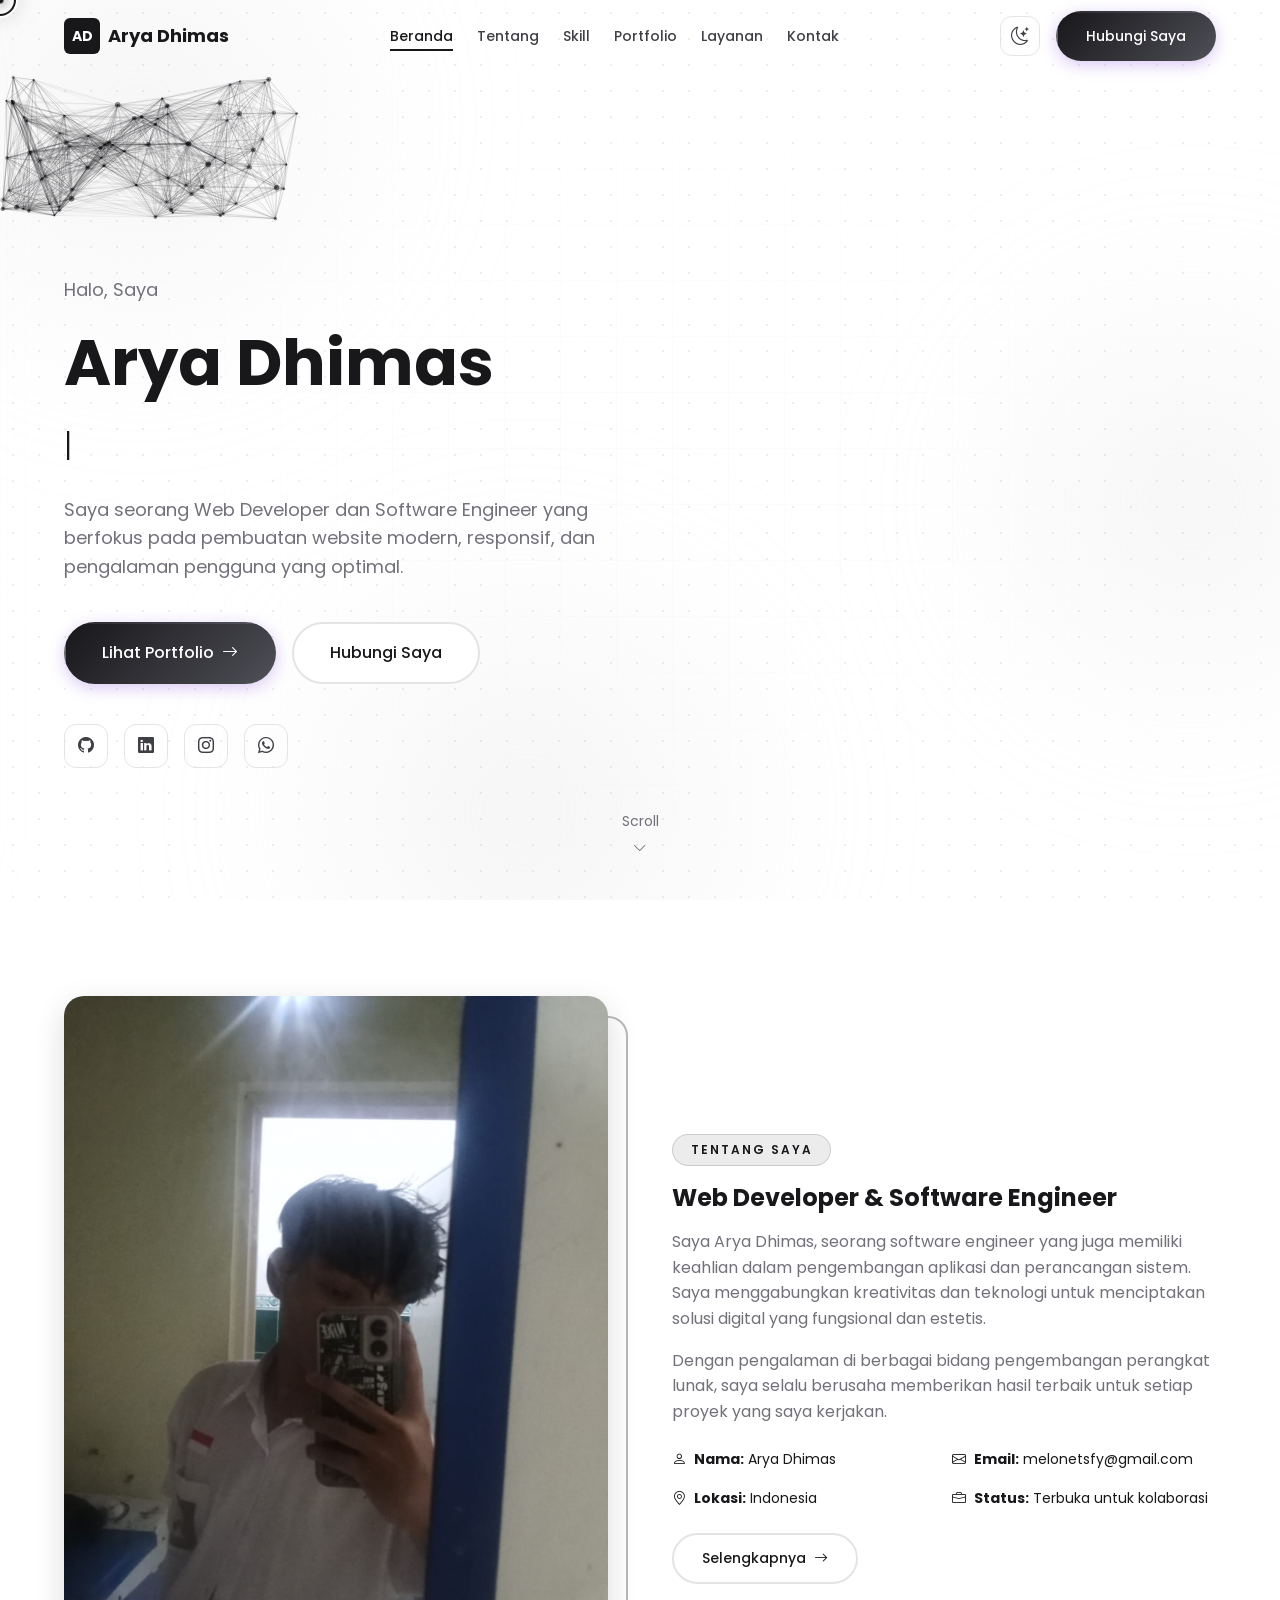
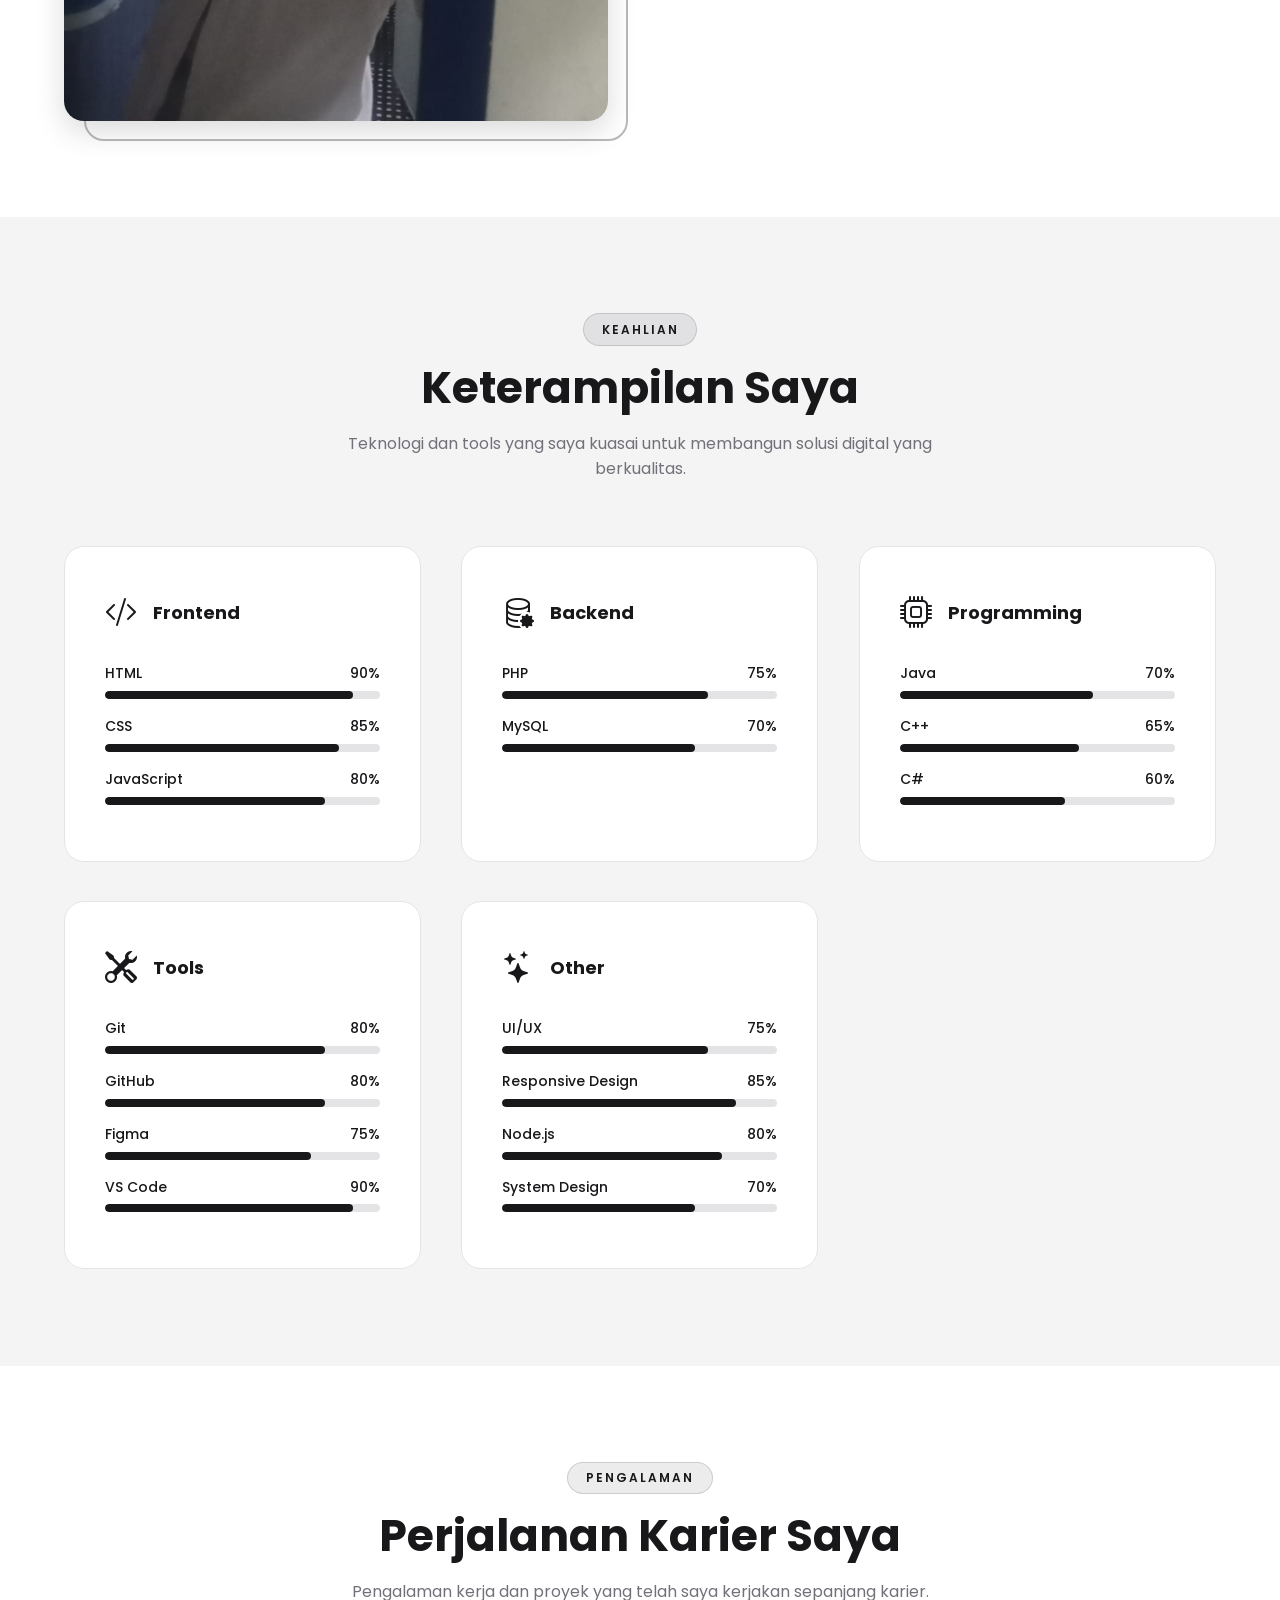
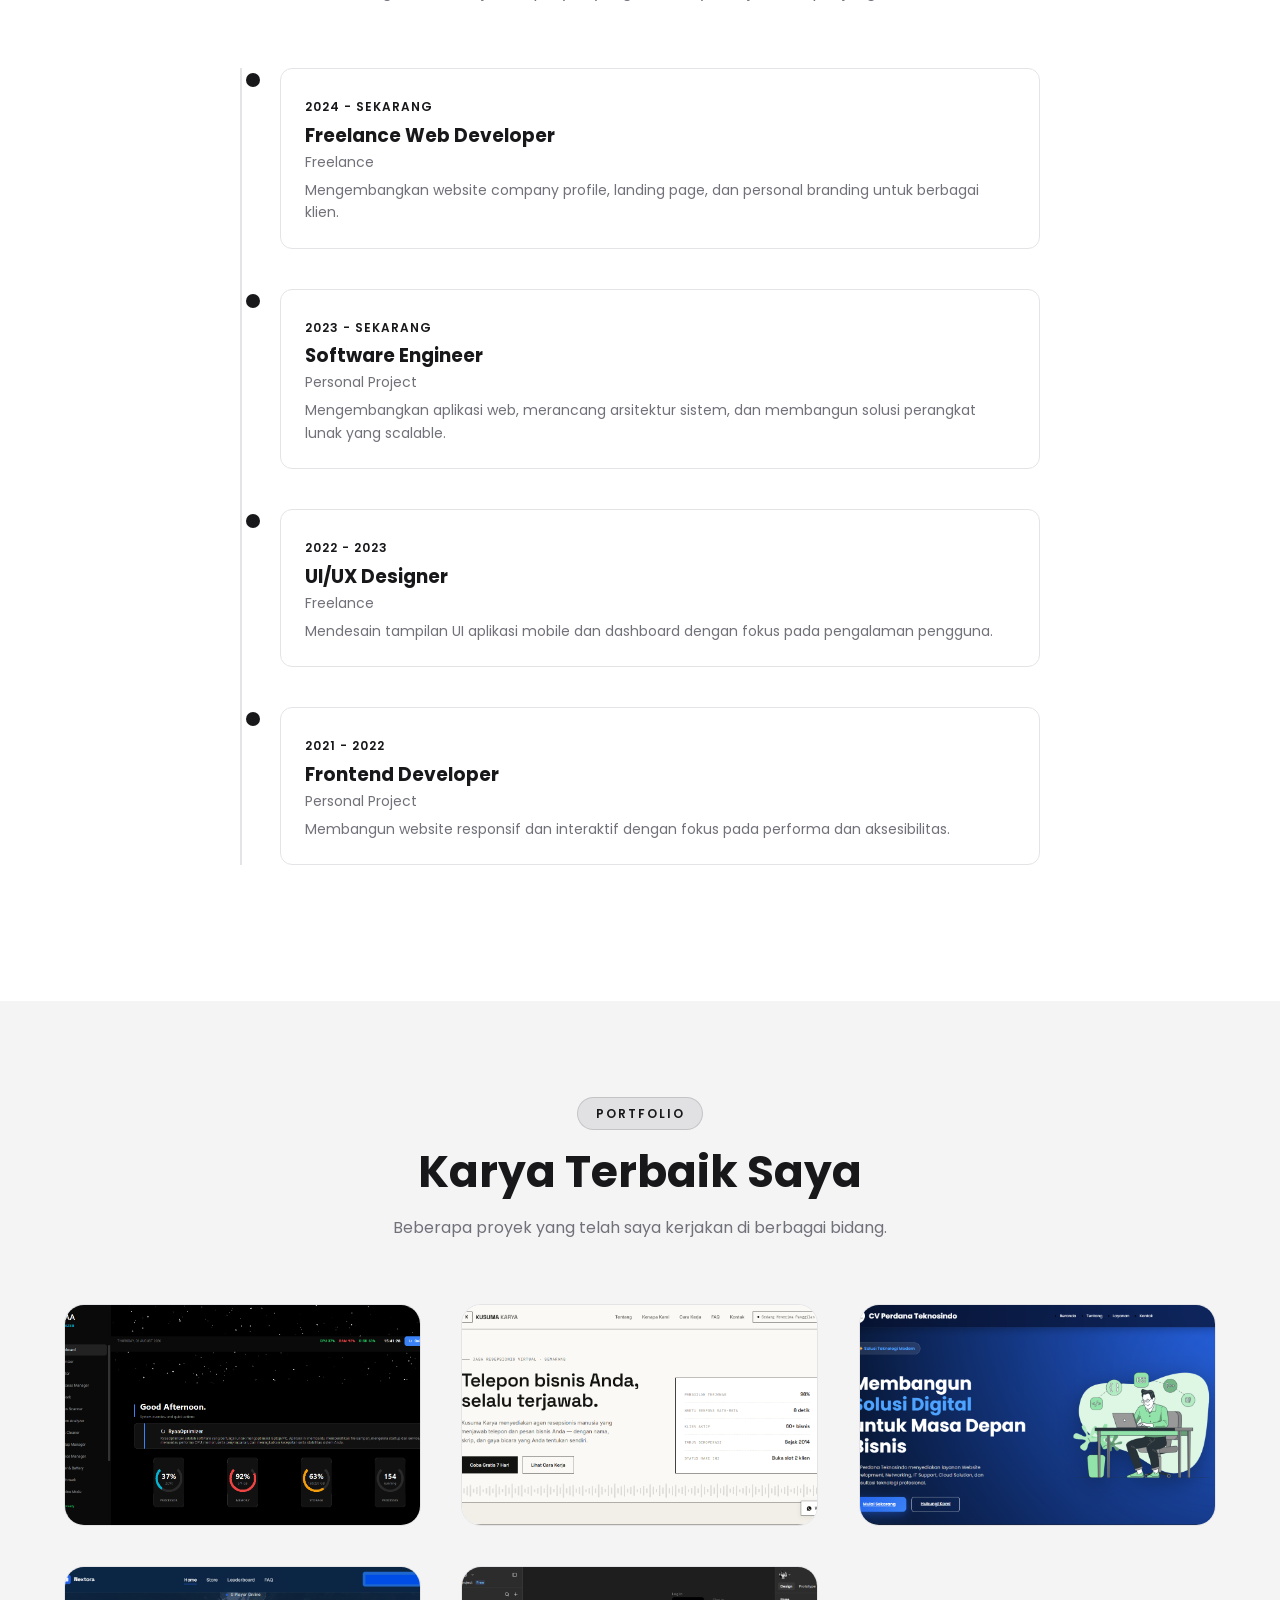
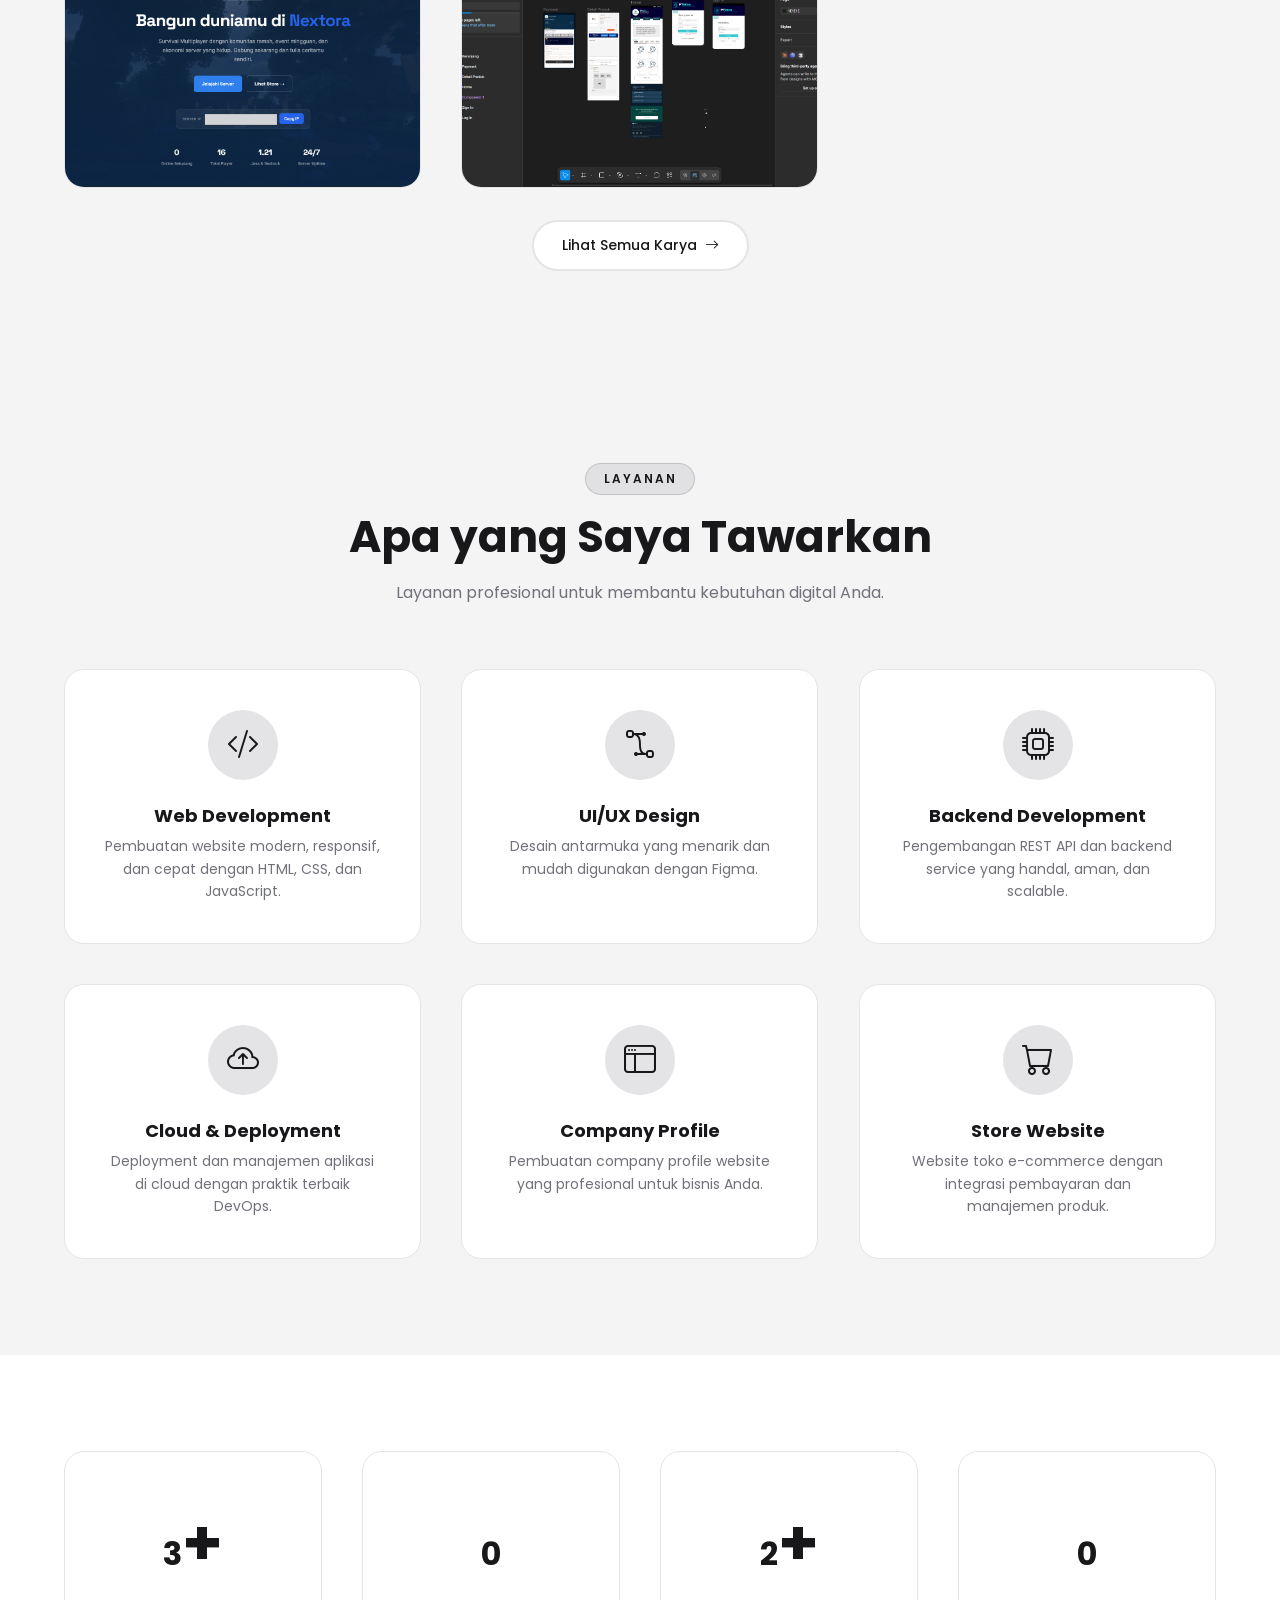
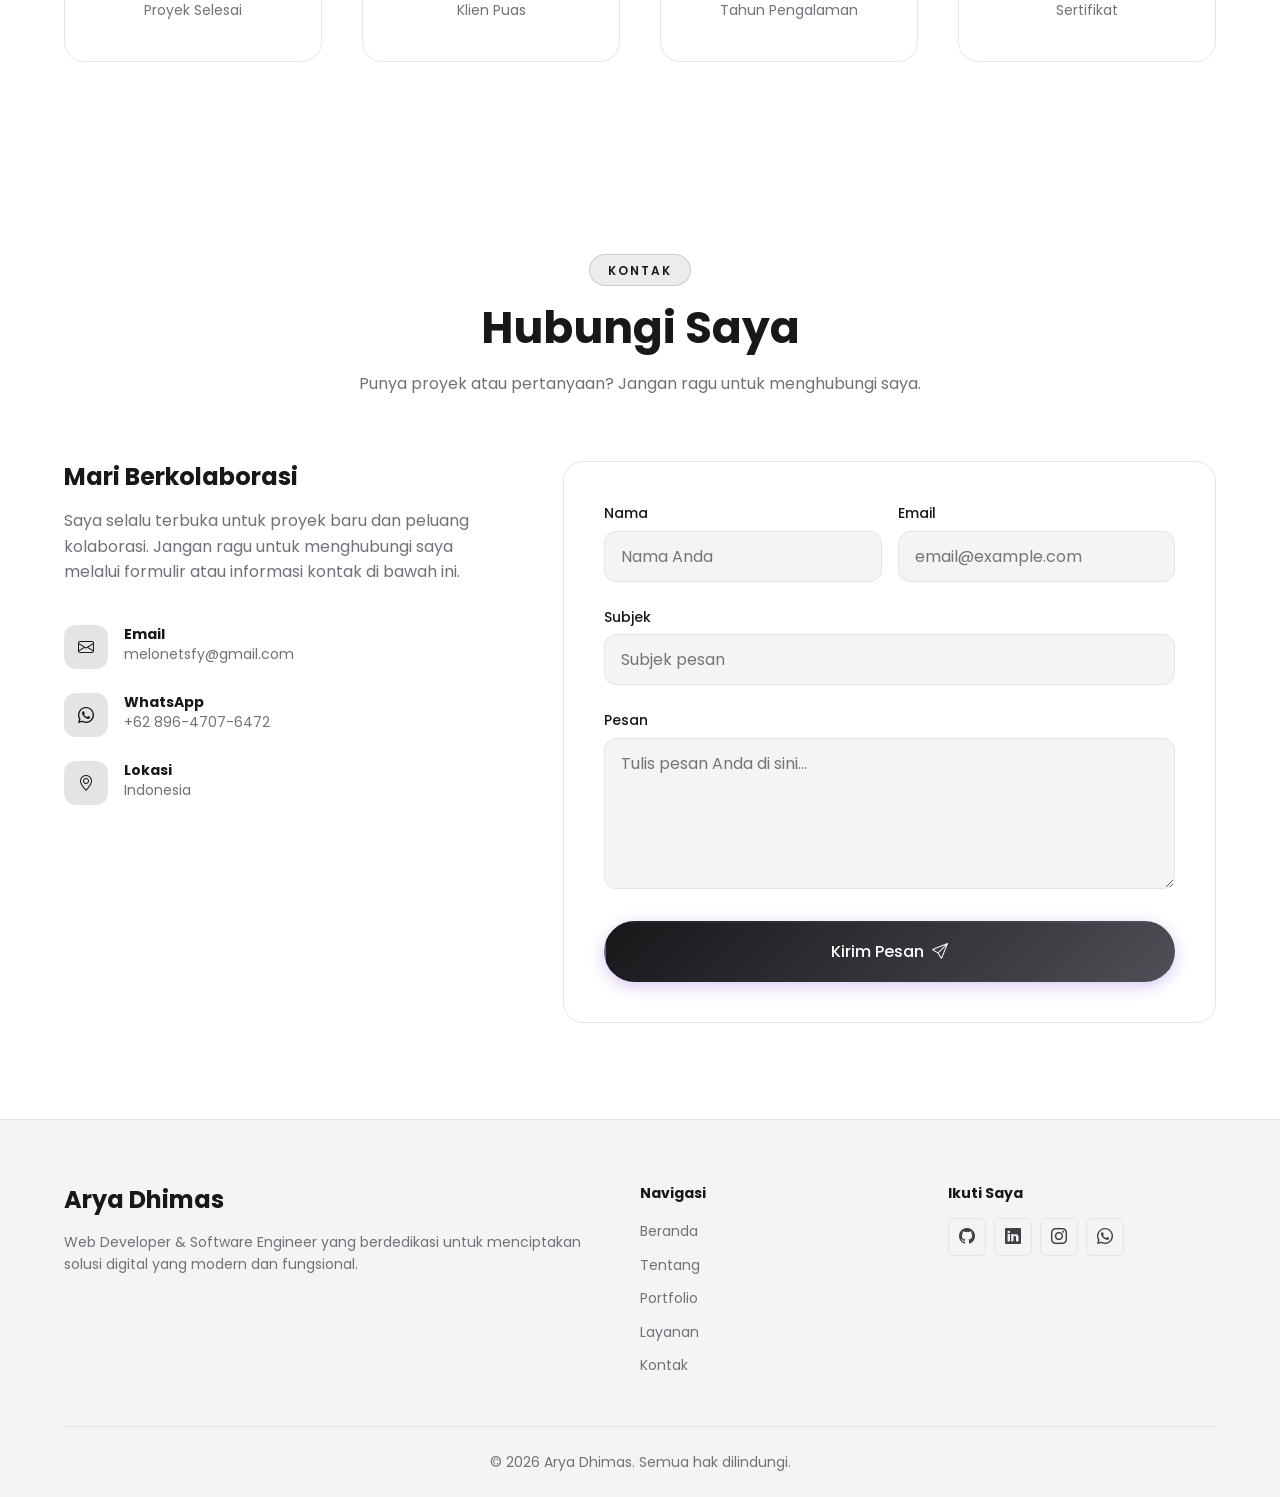
<file: index.html>
<!DOCTYPE html>
<html lang="id">
<head>
  <script>
    // Terapkan tema tersimpan SEBELUM render untuk mencegah flash
    (function () {
      try {
        if (localStorage.getItem('theme') === 'dark') {
document.documentElement.setAttribute('data-theme', 'dark');
        }
        // Sinkronkan ikon tombol tema
        function syncIcon() {
          var isDark = document.documentElement.getAttribute('data-theme') === 'dark';
          document.querySelectorAll('.navbar-toggle-theme i').forEach(function (icon) {
            icon.className = isDark ? 'bi bi-sun' : 'bi bi-moon-stars';
          });
        }
        document.addEventListener('DOMContentLoaded', syncIcon);
        document.addEventListener('themechange', syncIcon);
      } catch (e) {}
    })();
  </script>
  <meta charset="UTF-8" />
  <meta name="viewport" content="width=device-width, initial-scale=1.0, viewport-fit=cover" />
  <meta name="theme-color" content="#ffffff" media="(prefers-color-scheme: light)" />
  <meta name="theme-color" content="#09090b" media="(prefers-color-scheme: dark)" />
  <meta name="description" content="Portfolio personal Arya Dhimas - Web Developer dan Software Engineer" />
  <meta name="author" content="User" />
  <meta name="robots" content="index, follow" />
  <link rel="canonical" href="https://aryadhimas.dev/" />
  <title>User | Web Developer &amp; Software Engineer</title>

  <!-- Open Graph / Facebook -->
  <meta property="og:type" content="website" />
  <meta property="og:url" content="https://aryadhimas.dev/" />
  <meta property="og:title" content="User | Web Developer &amp; Software Engineer" />
  <meta property="og:description" content="Portfolio personal Arya Dhimas - Web Developer dan Software Engineer" />
  <meta property="og:image" content="https://aryadhimas.dev/assets/images/profile/Arya.jpeg" />
  <meta property="og:locale" content="id_ID" />

  <!-- Twitter Card -->
  <meta name="twitter:card" content="summary_large_image" />
  <meta name="twitter:title" content="Arya Dhimas | Web Developer &amp; Software Engineer" />
  <meta name="twitter:description" content="Portfolio personal Arya Dhimas - Web Developer dan Software Engineer" />
  <meta name="twitter:image" content="https://aryadhimas.dev/assets/images/profile/Arya.jpeg" />

  <!-- Favicon -->
  <link rel="icon" href="assets/icons/favicon.svg" type="image/svg+xml" />

  <!-- Google Fonts -->
  <link rel="preconnect" href="https://fonts.googleapis.com" />
  <link rel="preconnect" href="https://fonts.gstatic.com" crossorigin />
  <link href="https://fonts.googleapis.com/css2?family=Poppins:wght@300;400;500;600;700&family=Inter:wght@300;400;500;600&display=swap" rel="stylesheet" />

  <!-- Bootstrap Icons -->
  <link rel="stylesheet" href="https://cdn.jsdelivr.net/npm/bootstrap-icons@1.11.3/font/bootstrap-icons.min.css" />

  <!-- CSS -->
  <link rel="stylesheet" href="assets/css/variables.css" />
  <link rel="stylesheet" href="assets/css/style.css" />
  <link rel="stylesheet" href="assets/css/components.css" />
<link rel="stylesheet" href="assets/css/animation.css" />
  <link rel="stylesheet" href="assets/css/responsive.css" />
  <link rel="stylesheet" href="assets/css/background.css" />
  <script>
    // Jaring pengaman: tampilkan konten & sembunyikan loading screen
    // segera setelah 1 detik, independen dari DOMContentLoaded/CDN eksternal.
    setTimeout(function () {
      var l = document.getElementById('loading');
      if (l) { l.classList.add('hidden'); l.style.display = 'none'; }
      document.body.style.overflow = '';
    }, 1000);
  </script>

  <!-- JSON-LD: Person schema -->
  <script type="application/ld+json">
  {
    "@context": "https://schema.org",
    "@type": "Person",
    "name": "Arya Dhimas",
    "jobTitle": "Web Developer & Software Engineer",
    "email": "melonetsfy@gmail.com",
    "url": "https://aryadhimas.dev/",
    "sameAs": [
      "https://github.com/Aryaakk13",
      "https://www.linkedin.com/in/arya-dhimas-dwi-prayogo-1514a4422/",
      "https://www.instagram.com/melonetsfy/"
    ]
  }
  </script>
</head>
<body>

  <!-- Animated Background -->
  <div class="animated-bg" aria-hidden="true">
    <div class="orb orb-1"></div>
    <div class="orb orb-2"></div>
    <div class="orb orb-3"></div>
    <div class="bg-grid"></div>
    <div class="bg-dots"></div>
    <div class="bg-sweep"></div>
  </div>

  <!-- Reading Progress Bar -->
  <div class="reading-progress" id="reading-progress"></div>

  <!-- Loading -->
  <!-- Loading Component -->
  <div id="loading">
    <div class="loader-name">Arya Dhimas</div>
    <div class="loader-bar">
      <div class="loader-bar-fill"></div>
    </div>
  </div>

<!-- Custom Cursor -->
  <div class="custom-cursor"></div>
  <div class="custom-cursor-dot"></div>

  <!-- Navbar -->
  <!-- Navbar Component -->
  <nav class="navbar" id="navbar">
    <div class="container navbar-container">
      <a href="index.html" class="navbar-brand">
        <span class="navbar-brand-logo">AD</span>
        <span>Arya Dhimas</span>
      </a>
      <ul class="navbar-menu">
        <li><a href="index.html" class="navbar-link active" aria-current="page">Beranda</a></li>
        <li><a href="about.html" class="navbar-link">Tentang</a></li>
        <li><a href="skills.html" class="navbar-link">Skill</a></li>
        <li><a href="portfolio.html" class="navbar-link">Portfolio</a></li>
        <li><a href="services.html" class="navbar-link">Layanan</a></li>
        <li><a href="contact.html" class="navbar-link">Kontak</a></li>
      </ul>
<div class="navbar-actions">
        <button class="navbar-toggle-theme" aria-label="Toggle tema" title="Ganti tema">
          <i class="bi bi-moon-stars" aria-hidden="true"></i>
        </button>
        <a href="contact.html" class="btn btn-primary">Hubungi Saya</a>
        <button class="navbar-toggle" aria-label="Buka menu">
          <span></span><span></span><span></span>
        </button>
      </div>
    </div>
  </nav>
  <div class="navbar-mobile" id="navbar-mobile">
    <a href="index.html" class="navbar-link active" aria-current="page">Beranda</a>
    <a href="about.html" class="navbar-link">Tentang</a>
    <a href="skills.html" class="navbar-link">Skill</a>
    <a href="portfolio.html" class="navbar-link">Portfolio</a>
    <a href="services.html" class="navbar-link">Layanan</a>
    <a href="contact.html" class="navbar-link">Kontak</a>
    <a href="contact.html" class="btn btn-primary navbar-mobile-btn">Hubungi Saya</a>
  </div>

  <!-- Hero -->
  <section class="hero" id="hero">
    <canvas id="particles-canvas"></canvas>
    <div class="container">
      <div class="hero-content">
        <p class="hero-greeting hero-enter">Halo, Saya</p>
        <h1 class="hero-name hero-enter-delay-1">Arya Dhimas</h1>
        <div class="hero-typing hero-enter-delay-2">
          <span class="typing-text"></span><span class="typing-cursor">|</span>
        </div>
        <p class="hero-description hero-enter-delay-3">
          Saya seorang Web Developer dan Software Engineer yang
          berfokus pada pembuatan website modern, responsif, dan pengalaman
          pengguna yang optimal.
        </p>
        <div class="hero-actions hero-enter-delay-3">
          <a href="portfolio.html" class="btn btn-primary btn-lg">
            Lihat Portfolio <i class="bi bi-arrow-right" aria-hidden="true"></i>
          </a>
          <a href="contact.html" class="btn btn-outline btn-lg">Hubungi Saya</a>
        </div>
        <div class="hero-socials hero-enter-delay-3">
          <a href="https://github.com/Aryaakk13" aria-label="GitHub" target="_blank" rel="noopener noreferrer"><i class="bi bi-github" aria-hidden="true"></i></a>
          <a href="https://www.linkedin.com/in/arya-dhimas-dwi-prayogo-1514a4422/" aria-label="LinkedIn" target="_blank" rel="noopener noreferrer"><i class="bi bi-linkedin" aria-hidden="true"></i></a>
          <a href="https://www.instagram.com/melonetsfy/" aria-label="Instagram" target="_blank" rel="noopener noreferrer"><i class="bi bi-instagram" aria-hidden="true"></i></a>
          <a href="https://wa.me/6289647076472" aria-label="WhatsApp" target="_blank" rel="noopener noreferrer"><i class="bi bi-whatsapp" aria-hidden="true"></i></a>
        </div>
      </div>
    </div>
    <a href="#about" class="hero-scroll">
      <span>Scroll</span>
      <i class="bi bi-chevron-down" aria-hidden="true"></i>
    </a>
  </section>

  <!-- About -->
  <section class="section" id="about">
    <div class="container">
      <div class="about-grid">
        <div class="about-image reveal-left">
          <img src="assets/images/profile/Arya.jpeg" alt="Foto profil Arya Dhimas, Web Developer dan Software Engineer" loading="lazy" style="width:100%;height:auto;object-fit:cover;" />
        </div>
        <div class="about-text reveal-right">
          <span class="section-tag">Tentang Saya</span>
          <h3>Web Developer &amp; Software Engineer</h3>
          <p>
Saya Arya Dhimas, seorang software engineer yang juga memiliki
            keahlian dalam pengembangan aplikasi dan perancangan sistem. Saya menggabungkan
            kreativitas dan teknologi untuk menciptakan solusi digital
            yang fungsional dan estetis.
          </p>
          <p>
Dengan pengalaman di berbagai bidang pengembangan perangkat lunak,
            saya selalu berusaha memberikan hasil
            terbaik untuk setiap proyek yang saya kerjakan.
          </p>
          <div class="about-info">
            <div class="about-info-item">
              <i class="bi bi-person" aria-hidden="true"></i> <span><strong>Nama:</strong> Arya Dhimas</span>
            </div>
            <div class="about-info-item">
              <i class="bi bi-envelope" aria-hidden="true"></i> <span><strong>Email:</strong> melonetsfy@gmail.com</span>
            </div>
            <div class="about-info-item">
              <i class="bi bi-geo-alt" aria-hidden="true"></i> <span><strong>Lokasi:</strong> Indonesia</span>
            </div>
            <div class="about-info-item">
              <i class="bi bi-briefcase" aria-hidden="true"></i> <span><strong>Status:</strong> Terbuka untuk kolaborasi</span>
            </div>
          </div>
          <a href="about.html" class="btn btn-outline">Selengkapnya <i class="bi bi-arrow-right" aria-hidden="true"></i></a>
        </div>
      </div>
    </div>
  </section>

  <!-- Skills -->
  <section class="section section-alt" id="skills">
    <div class="container">
      <div class="section-header reveal">
        <span class="section-tag">Keahlian</span>
        <h2 class="section-title">Keterampilan Saya</h2>
        <p class="section-subtitle">
          Teknologi dan tools yang saya kuasai untuk membangun solusi digital yang berkualitas.
        </p>
      </div>

      <div class="skills-grid">
        <!-- Frontend -->
        <div class="skills-category reveal">
          <div class="skills-category-header">
            <i class="bi bi-code-slash" aria-hidden="true"></i>
            <h3>Frontend</h3>
          </div>
          <div class="skill-item">
            <div class="skill-item-header"><span>HTML</span><span>90%</span></div>
            <div class="skill-bar"><div class="skill-bar-fill" data-progress="90"></div></div>
          </div>
          <div class="skill-item">
            <div class="skill-item-header"><span>CSS</span><span>85%</span></div>
            <div class="skill-bar"><div class="skill-bar-fill" data-progress="85"></div></div>
          </div>
          <div class="skill-item">
            <div class="skill-item-header"><span>JavaScript</span><span>80%</span></div>
            <div class="skill-bar"><div class="skill-bar-fill" data-progress="80"></div></div>
          </div>
        </div>

        <!-- Backend -->
        <div class="skills-category reveal delay-1">
          <div class="skills-category-header">
            <i class="bi bi-database-gear" aria-hidden="true"></i>
            <h3>Backend</h3>
          </div>
          <div class="skill-item">
            <div class="skill-item-header"><span>PHP</span><span>75%</span></div>
            <div class="skill-bar"><div class="skill-bar-fill" data-progress="75"></div></div>
          </div>
          <div class="skill-item">
            <div class="skill-item-header"><span>MySQL</span><span>70%</span></div>
            <div class="skill-bar"><div class="skill-bar-fill" data-progress="70"></div></div>
          </div>
        </div>

        <!-- Programming -->
        <div class="skills-category reveal delay-2">
          <div class="skills-category-header">
            <i class="bi bi-cpu" aria-hidden="true"></i>
            <h3>Programming</h3>
          </div>
          <div class="skill-item">
            <div class="skill-item-header"><span>Java</span><span>70%</span></div>
            <div class="skill-bar"><div class="skill-bar-fill" data-progress="70"></div></div>
          </div>
          <div class="skill-item">
            <div class="skill-item-header"><span>C++</span><span>65%</span></div>
            <div class="skill-bar"><div class="skill-bar-fill" data-progress="65"></div></div>
          </div>
          <div class="skill-item">
            <div class="skill-item-header"><span>C#</span><span>60%</span></div>
            <div class="skill-bar"><div class="skill-bar-fill" data-progress="60"></div></div>
          </div>
        </div>

        <!-- Tools -->
        <div class="skills-category reveal delay-3">
          <div class="skills-category-header">
            <i class="bi bi-tools" aria-hidden="true"></i>
            <h3>Tools</h3>
          </div>
          <div class="skill-item">
            <div class="skill-item-header"><span>Git</span><span>80%</span></div>
            <div class="skill-bar"><div class="skill-bar-fill" data-progress="80"></div></div>
          </div>
          <div class="skill-item">
            <div class="skill-item-header"><span>GitHub</span><span>80%</span></div>
            <div class="skill-bar"><div class="skill-bar-fill" data-progress="80"></div></div>
          </div>
          <div class="skill-item">
            <div class="skill-item-header"><span>Figma</span><span>75%</span></div>
            <div class="skill-bar"><div class="skill-bar-fill" data-progress="75"></div></div>
          </div>
          <div class="skill-item">
            <div class="skill-item-header"><span>VS Code</span><span>90%</span></div>
            <div class="skill-bar"><div class="skill-bar-fill" data-progress="90"></div></div>
          </div>
        </div>

        <!-- Other -->
        <div class="skills-category reveal delay-4">
          <div class="skills-category-header">
            <i class="bi bi-stars" aria-hidden="true"></i>
            <h3>Other</h3>
          </div>
          <div class="skill-item">
            <div class="skill-item-header"><span>UI/UX</span><span>75%</span></div>
            <div class="skill-bar"><div class="skill-bar-fill" data-progress="75"></div></div>
          </div>
          <div class="skill-item">
            <div class="skill-item-header"><span>Responsive Design</span><span>85%</span></div>
            <div class="skill-bar"><div class="skill-bar-fill" data-progress="85"></div></div>
          </div>
<div class="skill-item">
            <div class="skill-item-header"><span>Node.js</span><span>80%</span></div>
            <div class="skill-bar"><div class="skill-bar-fill" data-progress="80"></div></div>
          </div>
          <div class="skill-item">
            <div class="skill-item-header"><span>System Design</span><span>70%</span></div>
            <div class="skill-bar"><div class="skill-bar-fill" data-progress="70"></div></div>
          </div>
        </div>
      </div>
    </div>
  </section>

  <!-- Experience -->
  <section class="section" id="experience">
    <div class="container">
      <div class="section-header reveal">
        <span class="section-tag">Pengalaman</span>
        <h2 class="section-title">Perjalanan Karier Saya</h2>
        <p class="section-subtitle">Pengalaman kerja dan proyek yang telah saya kerjakan sepanjang karier.</p>
      </div>

      <div class="timeline">
        <div class="timeline-item reveal-left">
          <div class="timeline-dot"></div>
          <div class="timeline-content">
            <span class="timeline-date">2024 - Sekarang</span>
            <h3>Freelance Web Developer</h3>
            <h4>Freelance</h4>
            <p>Mengembangkan website company profile, landing page, dan personal branding untuk berbagai klien.</p>
          </div>
        </div>
        <div class="timeline-item reveal-left delay-1">
          <div class="timeline-dot"></div>
          <div class="timeline-content">
<span class="timeline-date">2023 - Sekarang</span>
            <h3>Software Engineer</h3>
            <h4>Personal Project</h4>
            <p>Mengembangkan aplikasi web, merancang arsitektur sistem, dan membangun solusi perangkat lunak yang scalable.</p>
          </div>
        </div>
        <div class="timeline-item reveal-left delay-2">
          <div class="timeline-dot"></div>
          <div class="timeline-content">
            <span class="timeline-date">2022 - 2023</span>
            <h3>UI/UX Designer</h3>
            <h4>Freelance</h4>
            <p>Mendesain tampilan UI aplikasi mobile dan dashboard dengan fokus pada pengalaman pengguna.</p>
          </div>
        </div>
        <div class="timeline-item reveal-left delay-3">
          <div class="timeline-dot"></div>
          <div class="timeline-content">
            <span class="timeline-date">2021 - 2022</span>
            <h3>Frontend Developer</h3>
            <h4>Personal Project</h4>
            <p>Membangun website responsif dan interaktif dengan fokus pada performa dan aksesibilitas.</p>
          </div>
        </div>
      </div>
    </div>
  </section>

  <!-- Portfolio -->
  <section class="section section-alt" id="portfolio">
    <div class="container">
      <div class="section-header reveal">
        <span class="section-tag">Portfolio</span>
        <h2 class="section-title">Karya Terbaik Saya</h2>
        <p class="section-subtitle">Beberapa proyek yang telah saya kerjakan di berbagai bidang.</p>
      </div>

<!-- Grid Portfolio -->
      <div class="portfolio-grid">
        <div class="portfolio-card reveal-zoom" data-category="website">
          <img src="assets/images/project/p1.png" alt="Tangkapan layar aplikasi Optimizer Laptop / PC" loading="lazy" />
          <div class="portfolio-overlay">
            <h3>Optimizer Laptop / PC</h3>
            <p>Membantu mengoptimalkan Laptop / PC anda</p>
            <div class="portfolio-tags">
              <span>Python</span><span>PyQt</span><span>HTML</span><span>TeX</span>
            </div>
          </div>
        </div>
        <div class="portfolio-card reveal-zoom delay-1" data-category="website">
          <img src="assets/images/project/p2.png" alt="Tangkapan layar website Resepsionis Virtual Semarang" loading="lazy" />
          <div class="portfolio-overlay">
            <h3>Website Resepsionis Virtual</h3>
            <p>Mengenalkan jasa Resepsionis Virtual - Semarang</p>
            <div class="portfolio-tags">
              <span>HTML</span><span>CSS</span><span>JavaScript</span>
            </div>
          </div>
        </div>
<div class="portfolio-card reveal-zoom delay-2" data-category="software">
          <img src="assets/images/project/p3.png" alt="Tangkapan layar website IT Solutions" loading="lazy" />
          <div class="portfolio-overlay">
            <h3>Website IT Solutions</h3>
            <p>Menyediakan layanan Website Development, Networking, IT Support, Cloud Solution, dan konsultasi teknologi profesional.</p>
            <div class="portfolio-tags">
              <span>HTML</span><span>CSS</span><span>JavaScript</span>
            </div>
          </div>
        </div>
        <div class="portfolio-card reveal-zoom" data-category="software">
          <img src="assets/images/project/p4.png" alt="Tangkapan layar website Community Store" loading="lazy" />
          <div class="portfolio-overlay">
            <h3>Community Store</h3>
            <p>Menyediakan layanan Server Multiplayer, Store In-game, Leaderboard, dan komunitas aktif dengan event mingguan.</p>
            <div class="portfolio-tags">
              <span>HTML</span><span>CSS</span><span>JavaScript</span><span>TypeScript</span>
            </div>
          </div>
        </div>
<div class="portfolio-card reveal-zoom delay-1" data-category="ui">
          <img src="assets/images/project/p5.png" alt="Tangkapan layar desain UI aplikasi mobile" loading="lazy" />
          <div class="portfolio-overlay">
            <h3>Mobile App UI Design</h3>
            <p>Desain UI aplikasi mobile modern dengan Figma.</p>
            <div class="portfolio-tags">
              <span>Figma</span><span>UI/UX</span>
            </div>
          </div>
        </div>
      </div>

      <div class="text-center" style="margin-top: 2rem;">
        <a href="portfolio.html" class="btn btn-outline">Lihat Semua Karya <i class="bi bi-arrow-right" aria-hidden="true"></i></a>
      </div>
    </div>
  </section>

  <!-- Services -->
  <section class="section section-alt" id="services">
    <div class="container">
      <div class="section-header reveal">
        <span class="section-tag">Layanan</span>
        <h2 class="section-title">Apa yang Saya Tawarkan</h2>
        <p class="section-subtitle">Layanan profesional untuk membantu kebutuhan digital Anda.</p>
      </div>
      <div class="services-grid">
        <div class="service-card reveal">
          <div class="service-icon"><i class="bi bi-code-slash" aria-hidden="true"></i></div>
          <h3>Web Development</h3>
          <p>Pembuatan website modern, responsif, dan cepat dengan HTML, CSS, dan JavaScript.</p>
        </div>
        <div class="service-card reveal delay-1">
          <div class="service-icon"><i class="bi bi-bezier2" aria-hidden="true"></i></div>
          <h3>UI/UX Design</h3>
          <p>Desain antarmuka yang menarik dan mudah digunakan dengan Figma.</p>
        </div>
<div class="service-card reveal delay-2">
          <div class="service-icon"><i class="bi bi-cpu" aria-hidden="true"></i></div>
          <h3>Backend Development</h3>
          <p>Pengembangan REST API dan backend service yang handal, aman, dan scalable.</p>
        </div>
        <div class="service-card reveal delay-3">
          <div class="service-icon"><i class="bi bi-cloud-arrow-up" aria-hidden="true"></i></div>
          <h3>Cloud &amp; Deployment</h3>
          <p>Deployment dan manajemen aplikasi di cloud dengan praktik terbaik DevOps.</p>
        </div>
        <div class="service-card reveal delay-4">
          <div class="service-icon"><i class="bi bi-window-sidebar" aria-hidden="true"></i></div>
          <h3>Company Profile</h3>
          <p>Pembuatan company profile website yang profesional untuk bisnis Anda.</p>
        </div>
        <div class="service-card reveal delay-5">
          <div class="service-icon"><i class="bi bi-cart" aria-hidden="true"></i></div>
<h3>Store Website</h3>
          <p>Website toko e-commerce dengan integrasi pembayaran dan manajemen produk.</p>
        </div>
      </div>
    </div>
  </section>

  <!-- Statistics -->
  <section class="section" id="statistics">
    <div class="container">
      <div class="statistics-grid">
        <div class="stat-item reveal">
          <div class="stat-number"><span data-counter="5">0</span>+</div>
          <div class="stat-label">Proyek Selesai</div>
        </div>
        <div class="stat-item reveal delay-1">
          <div class="stat-number"><span data-counter="0">0</span></div>
          <div class="stat-label">Klien Puas</div>
        </div>
        <div class="stat-item reveal delay-2">
          <div class="stat-number"><span data-counter="3">0</span>+</div>
          <div class="stat-label">Tahun Pengalaman</div>
        </div>
        <div class="stat-item reveal delay-3">
          <div class="stat-number"><span data-counter="0">0</span></div>
          <div class="stat-label">Sertifikat</div>
        </div>
      </div>
    </div>
  </section>

  <!-- Contact -->
  <section class="section" id="contact">
    <div class="container">
      <div class="section-header reveal">
        <span class="section-tag">Kontak</span>
        <h2 class="section-title">Hubungi Saya</h2>
        <p class="section-subtitle">Punya proyek atau pertanyaan? Jangan ragu untuk menghubungi saya.</p>
      </div>

      <div class="contact-grid">
        <!-- Info Kontak -->
        <div class="contact-info reveal-left">
          <h3>Mari Berkolaborasi</h3>
          <p>
            Saya selalu terbuka untuk proyek baru dan peluang kolaborasi.
            Jangan ragu untuk menghubungi saya melalui formulir atau
            informasi kontak di bawah ini.
          </p>
          <div class="contact-item">
            <i class="bi bi-envelope" aria-hidden="true"></i>
            <div>
              <h4>Email</h4>
              <p>melonetsfy@gmail.com</p>
            </div>
          </div>
          <div class="contact-item">
            <i class="bi bi-whatsapp" aria-hidden="true"></i>
            <div>
              <h4>WhatsApp</h4>
              <p>+62 896-4707-6472</p>
            </div>
          </div>
          <div class="contact-item">
            <i class="bi bi-geo-alt" aria-hidden="true"></i>
            <div>
              <h4>Lokasi</h4>
              <p>Indonesia</p>
            </div>
          </div>
        </div>

        <!-- Form Kontak -->
        <form class="contact-form reveal-right" id="contact-form" novalidate>
          <div class="form-status" role="status" aria-live="polite"></div>
          <div class="form-row">
            <div class="form-group">
              <label for="name">Nama</label>
              <input type="text" id="name" name="name" placeholder="Nama Anda" autocomplete="name" required minlength="2" />
            </div>
            <div class="form-group">
              <label for="email">Email</label>
              <input type="email" id="email" name="email" placeholder="email@example.com" autocomplete="email" required />
            </div>
          </div>
          <div class="form-group">
            <label for="subject">Subjek</label>
            <input type="text" id="subject" name="subject" placeholder="Subjek pesan" required minlength="3" />
          </div>
          <div class="form-group">
            <label for="message">Pesan</label>
            <textarea id="message" name="message" placeholder="Tulis pesan Anda di sini..." required minlength="10" rows="5"></textarea>
          </div>
          <button type="submit" class="btn btn-primary btn-lg" style="width: 100%;">
            Kirim Pesan <i class="bi bi-send" aria-hidden="true"></i>
          </button>
        </form>
      </div>
    </div>
  </section>

  <!-- Footer -->
  <footer class="footer">
    <div class="container">
      <div class="footer-grid">
        <div class="footer-brand">
          <h3>Arya Dhimas</h3>
          <p>
Web Developer &amp; Software Engineer yang berdedikasi
            untuk menciptakan solusi digital yang modern dan fungsional.
          </p>
        </div>
        <div class="footer-links">
          <h4>Navigasi</h4>
          <ul>
            <li><a href="index.html">Beranda</a></li>
            <li><a href="about.html">Tentang</a></li>
            <li><a href="portfolio.html">Portfolio</a></li>
            <li><a href="services.html">Layanan</a></li>
            <li><a href="contact.html">Kontak</a></li>
          </ul>
        </div>
        <div class="footer-social">
          <h4>Ikuti Saya</h4>
          <div class="footer-social-icons">
            <a href="https://github.com/Aryaakk13" aria-label="GitHub" target="_blank" rel="noopener noreferrer"><i class="bi bi-github" aria-hidden="true"></i></a>
            <a href="https://www.linkedin.com/in/arya-dhimas-dwi-prayogo-1514a4422/" aria-label="LinkedIn" target="_blank" rel="noopener noreferrer"><i class="bi bi-linkedin" aria-hidden="true"></i></a>
            <a href="https://www.instagram.com/melonetsfy/" aria-label="Instagram" target="_blank" rel="noopener noreferrer"><i class="bi bi-instagram" aria-hidden="true"></i></a>
            <a href="https://wa.me/6289647076472" aria-label="WhatsApp" target="_blank" rel="noopener noreferrer"><i class="bi bi-whatsapp" aria-hidden="true"></i></a>
          </div>
        </div>
      </div>
      <div class="footer-bottom">
        <p>&copy; <span id="year"></span> Arya Dhimas. Semua hak dilindungi.</p>
      </div>
    </div>
  </footer>

  <!-- Back To Top -->
  <button id="back-to-top" aria-label="Kembali ke atas">
    <i class="bi bi-arrow-up" aria-hidden="true"></i>
  </button>

  <!-- Scripts -->
  <script src="assets/js/main.js"></script>
  <script src="assets/js/navbar.js"></script>
  <script src="assets/js/typing.js"></script>
  <script src="assets/js/particles.js"></script>
  <script src="assets/js/scroll.js"></script>
<script src="assets/js/theme.js"></script>
  <script src="assets/js/cursor.js"></script>
  <script src="assets/js/features.js"></script>
  <script>
    // Set tahun otomatis di footer
    document.getElementById('year').textContent = new Date().getFullYear();
    // Inisialisasi fitur tambahan
    if (typeof initFeatures === 'function') initFeatures();
  </script>
</body>
</html>
</file>
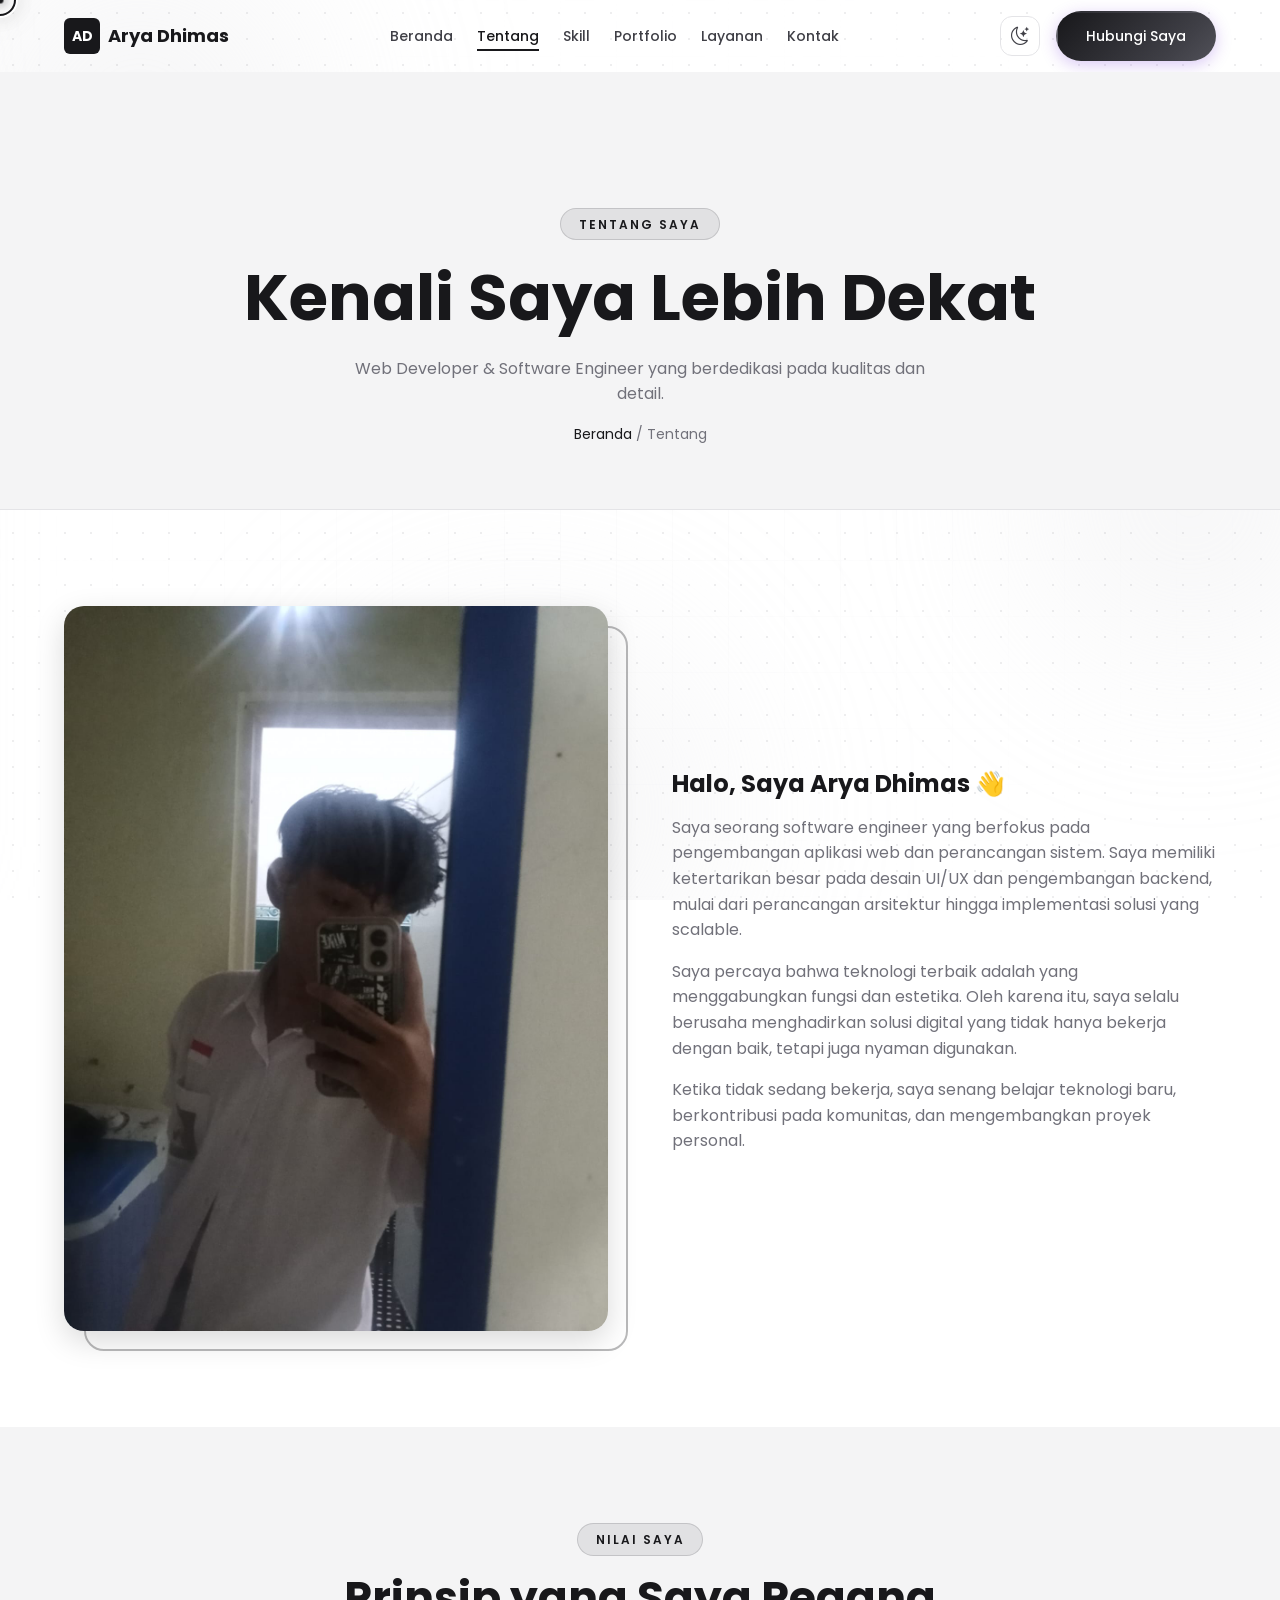
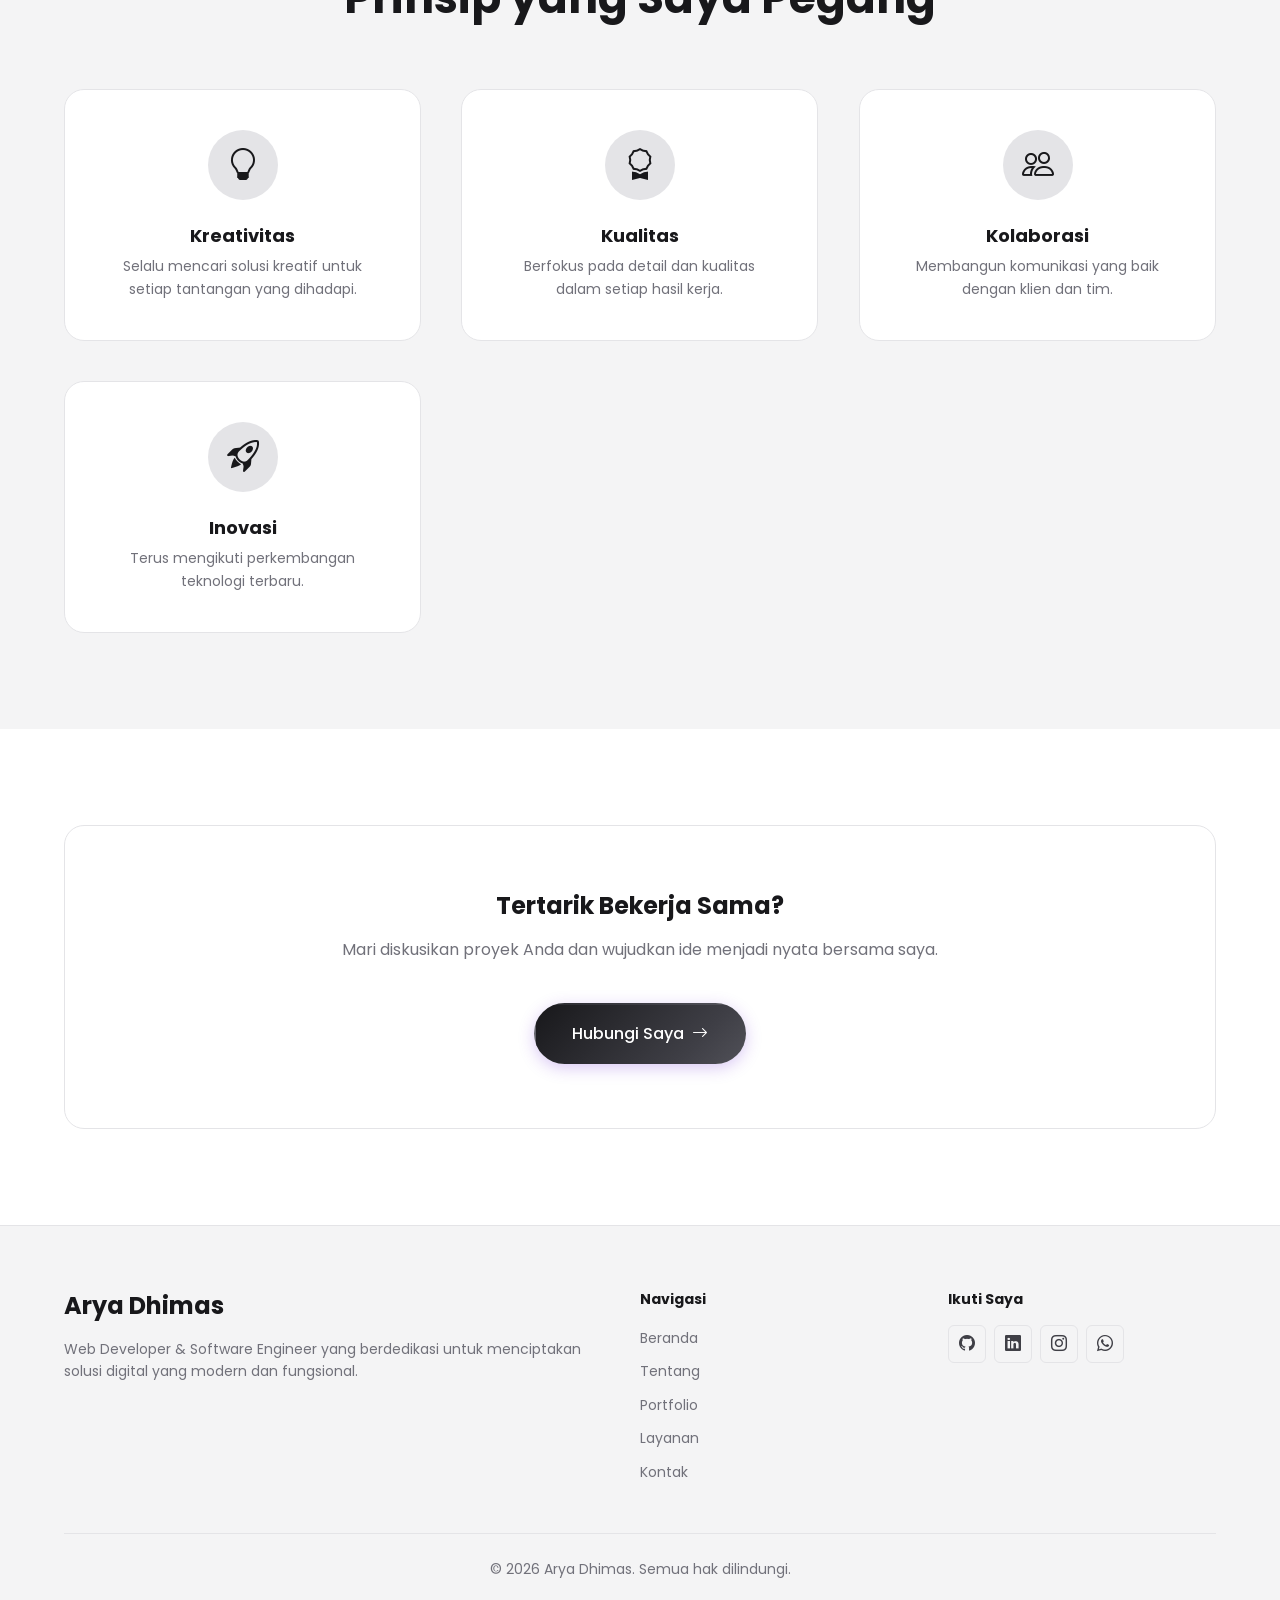
<file: about.html>
<!DOCTYPE html>
<html lang="id">
<head>
  <script>
    // Terapkan tema tersimpan SEBELUM render untuk mencegah flash
    (function () {
      try {
        if (localStorage.getItem('theme') === 'dark') {
          document.documentElement.setAttribute('data-theme', 'dark');
        }
        function syncIcon() {
          var isDark = document.documentElement.getAttribute('data-theme') === 'dark';
          document.querySelectorAll('.navbar-toggle-theme i').forEach(function (icon) {
            icon.className = isDark ? 'bi bi-sun' : 'bi bi-moon-stars';
          });
        }
        document.addEventListener('DOMContentLoaded', syncIcon);
        document.addEventListener('themechange', syncIcon);
      } catch (e) {}
    })();
  </script>
  <meta charset="UTF-8" />
  <meta name="viewport" content="width=device-width, initial-scale=1.0" />
<meta name="description" content="Tentang Arya Dhimas - Web Developer dan Software Engineer" />
  <meta name="author" content="Arya Dhimas" />
  <title>Tentang Saya | Arya Dhimas</title>

  <link rel="icon" href="assets/icons/favicon.svg" type="image/svg+xml" />
  <link rel="preconnect" href="https://fonts.googleapis.com" />
  <link rel="preconnect" href="https://fonts.gstatic.com" crossorigin />
  <link href="https://fonts.googleapis.com/css2?family=Poppins:wght@300;400;500;600;700&family=Inter:wght@300;400;500;600&display=swap" rel="stylesheet" />
  <link rel="stylesheet" href="https://cdn.jsdelivr.net/npm/bootstrap-icons@1.11.3/font/bootstrap-icons.min.css" />

  <link rel="stylesheet" href="assets/css/variables.css" />
  <link rel="stylesheet" href="assets/css/style.css" />
  <link rel="stylesheet" href="assets/css/components.css" />
<link rel="stylesheet" href="assets/css/animation.css" />
  <link rel="stylesheet" href="assets/css/responsive.css" />
  <link rel="stylesheet" href="assets/css/background.css" />
  <script>
    // Jaring pengaman: tampilkan konten & sembunyikan loading screen
    // segera setelah 1 detik, independen dari DOMContentLoaded/CDN eksternal.
    setTimeout(function () {
      document.querySelectorAll('.reveal, .reveal-left, .reveal-right, .reveal-zoom')
        .forEach(function (e) { e.classList.add('active'); });
      var l = document.getElementById('loading');
      if (l) { l.classList.add('hidden'); l.style.display = 'none'; }
      document.body.style.overflow = '';
    }, 1000);
  </script>
</head>
<body>

  <!-- Animated Background -->
  <div class="animated-bg" aria-hidden="true">
    <div class="orb orb-1"></div>
    <div class="orb orb-2"></div>
    <div class="orb orb-3"></div>
    <div class="bg-grid"></div>
    <div class="bg-dots"></div>
    <div class="bg-sweep"></div>
  </div>

  <!-- Reading Progress Bar -->
  <div class="reading-progress" id="reading-progress"></div>

  <!-- Loading -->
  <div id="loading">
    <div class="loader-name">Arya Dhimas</div>
    <div class="loader-bar"><div class="loader-bar-fill"></div></div>
  </div>

<!-- Custom Cursor -->
  <div class="custom-cursor"></div>
  <div class="custom-cursor-dot"></div>

  <!-- Navbar -->
  <nav class="navbar" id="navbar">
    <div class="container navbar-container">
      <a href="index.html" class="navbar-brand">
        <span class="navbar-brand-logo">AD</span>
        <span>Arya Dhimas</span>
      </a>
      <ul class="navbar-menu">
        <li><a href="index.html" class="navbar-link">Beranda</a></li>
        <li><a href="about.html" class="navbar-link active">Tentang</a></li>
        <li><a href="skills.html" class="navbar-link">Skill</a></li>
        <li><a href="portfolio.html" class="navbar-link">Portfolio</a></li>
        <li><a href="services.html" class="navbar-link">Layanan</a></li>
        <li><a href="contact.html" class="navbar-link">Kontak</a></li>
      </ul>
      <div class="navbar-actions">
        <button class="navbar-toggle-theme" aria-label="Toggle tema"><i class="bi bi-moon-stars"></i></button>
        <a href="contact.html" class="btn btn-primary">Hubungi Saya</a>
        <button class="navbar-toggle" aria-label="Buka menu"><span></span><span></span><span></span></button>
      </div>
    </div>
  </nav>
  <div class="navbar-mobile" id="navbar-mobile">
    <a href="index.html" class="navbar-link">Beranda</a>
    <a href="about.html" class="navbar-link active">Tentang</a>
    <a href="skills.html" class="navbar-link">Skill</a>
    <a href="portfolio.html" class="navbar-link">Portfolio</a>
    <a href="services.html" class="navbar-link">Layanan</a>
    <a href="contact.html" class="navbar-link">Kontak</a>
    <a href="contact.html" class="btn btn-primary navbar-mobile-btn">Hubungi Saya</a>
  </div>

  <!-- Page Hero -->
  <section class="page-hero">
    <div class="container">
      <span class="section-tag reveal">Tentang Saya</span>
      <h1 class="reveal delay-1">Kenali Saya Lebih Dekat</h1>
<p class="reveal delay-2">Web Developer &amp; Software Engineer yang berdedikasi pada kualitas dan detail.</p>
      <div class="breadcrumb reveal delay-3">
        <a href="index.html">Beranda</a> / Tentang
      </div>
    </div>
  </section>

  <!-- About Content -->
  <section class="section">
    <div class="container">
      <div class="about-grid">
        <div class="about-image reveal-left">
          <img src="assets/images/profile/Arya.jpeg" alt="Foto Profil Arya Dhimas" />
        </div>
        <div class="about-text reveal-right">
          <h3>Halo, Saya Arya Dhimas 👋</h3>
          <p>
Saya seorang software engineer yang berfokus pada pengembangan
            aplikasi web dan perancangan sistem. Saya memiliki ketertarikan besar
            pada desain UI/UX dan pengembangan backend, mulai dari perancangan
            arsitektur hingga implementasi solusi yang scalable.
          </p>
          <p>
            Saya percaya bahwa teknologi terbaik adalah yang menggabungkan
            fungsi dan estetika. Oleh karena itu, saya selalu berusaha
            menghadirkan solusi digital yang tidak hanya bekerja dengan
            baik, tetapi juga nyaman digunakan.
          </p>
          <p>
            Ketika tidak sedang bekerja, saya senang belajar teknologi baru,
            berkontribusi pada komunitas, dan mengembangkan proyek personal.
          </p>
        </div>
      </div>
    </div>
  </section>

  <!-- Highlights -->
  <section class="section section-alt">
    <div class="container">
      <div class="section-header reveal">
        <span class="section-tag">Nilai Saya</span>
        <h2 class="section-title">Prinsip yang Saya Pegang</h2>
      </div>
      <div class="services-grid">
        <div class="service-card reveal">
          <div class="service-icon"><i class="bi bi-lightbulb"></i></div>
          <h3>Kreativitas</h3>
          <p>Selalu mencari solusi kreatif untuk setiap tantangan yang dihadapi.</p>
        </div>
        <div class="service-card reveal delay-1">
          <div class="service-icon"><i class="bi bi-award"></i></div>
          <h3>Kualitas</h3>
          <p>Berfokus pada detail dan kualitas dalam setiap hasil kerja.</p>
        </div>
        <div class="service-card reveal delay-2">
          <div class="service-icon"><i class="bi bi-people"></i></div>
          <h3>Kolaborasi</h3>
          <p>Membangun komunikasi yang baik dengan klien dan tim.</p>
        </div>
        <div class="service-card reveal delay-3">
          <div class="service-icon"><i class="bi bi-rocket-takeoff"></i></div>
          <h3>Inovasi</h3>
          <p>Terus mengikuti perkembangan teknologi terbaru.</p>
        </div>
      </div>
    </div>
  </section>

  <!-- CTA -->
  <section class="section">
    <div class="container">
      <div class="cta-banner reveal-zoom">
        <h2>Tertarik Bekerja Sama?</h2>
        <p>Mari diskusikan proyek Anda dan wujudkan ide menjadi nyata bersama saya.</p>
        <a href="contact.html" class="btn btn-primary btn-lg">Hubungi Saya <i class="bi bi-arrow-right"></i></a>
      </div>
    </div>
  </section>

  <!-- Footer -->
  <footer class="footer">
    <div class="container">
      <div class="footer-grid">
        <div class="footer-brand">
          <h3>Arya Dhimas</h3>
<p>Web Developer &amp; Software Engineer yang berdedikasi untuk menciptakan solusi digital yang modern dan fungsional.</p>
        </div>
        <div class="footer-links">
          <h4>Navigasi</h4>
          <ul>
            <li><a href="index.html">Beranda</a></li>
            <li><a href="about.html">Tentang</a></li>
            <li><a href="portfolio.html">Portfolio</a></li>
            <li><a href="services.html">Layanan</a></li>
            <li><a href="contact.html">Kontak</a></li>
          </ul>
        </div>
        <div class="footer-social">
          <h4>Ikuti Saya</h4>
          <div class="footer-social-icons">
            <a href="#" aria-label="GitHub"><i class="bi bi-github"></i></a>
            <a href="#" aria-label="LinkedIn"><i class="bi bi-linkedin"></i></a>
            <a href="#" aria-label="Instagram"><i class="bi bi-instagram"></i></a>
            <a href="#" aria-label="WhatsApp"><i class="bi bi-whatsapp"></i></a>
          </div>
        </div>
      </div>
      <div class="footer-bottom">
        <p>&copy; <span class="year"></span> Arya Dhimas. Semua hak dilindungi.</p>
      </div>
    </div>
  </footer>

  <!-- Back To Top -->
  <button id="back-to-top" aria-label="Kembali ke atas"><i class="bi bi-arrow-up"></i></button>

<!-- Scripts -->
  <script src="assets/js/main.js"></script>
  <script src="assets/js/navbar.js"></script>
  <script src="assets/js/scroll.js"></script>
<script src="assets/js/theme.js"></script>
  <script src="assets/js/cursor.js"></script>
  <script src="assets/js/features.js"></script>
  <script>
    // Set tahun otomatis
    document.querySelectorAll('.year').forEach(el => el.textContent = new Date().getFullYear());

    // Jaring pengaman: pastikan semua elemen reveal tampil
    // meskipun IntersectionObserver gagal/tidak aktif
    document.querySelectorAll('.reveal, .reveal-left, .reveal-right, .reveal-zoom')
      .forEach(el => el.classList.add('active'));
    document.querySelectorAll('.skill-bar-fill')
      .forEach(el => { el.style.width = (el.getAttribute('data-progress') || '0') + '%'; });

    // Inisialisasi fitur tambahan
    if (typeof initFeatures === 'function') initFeatures();
  </script>
</body>
</html>
</file>
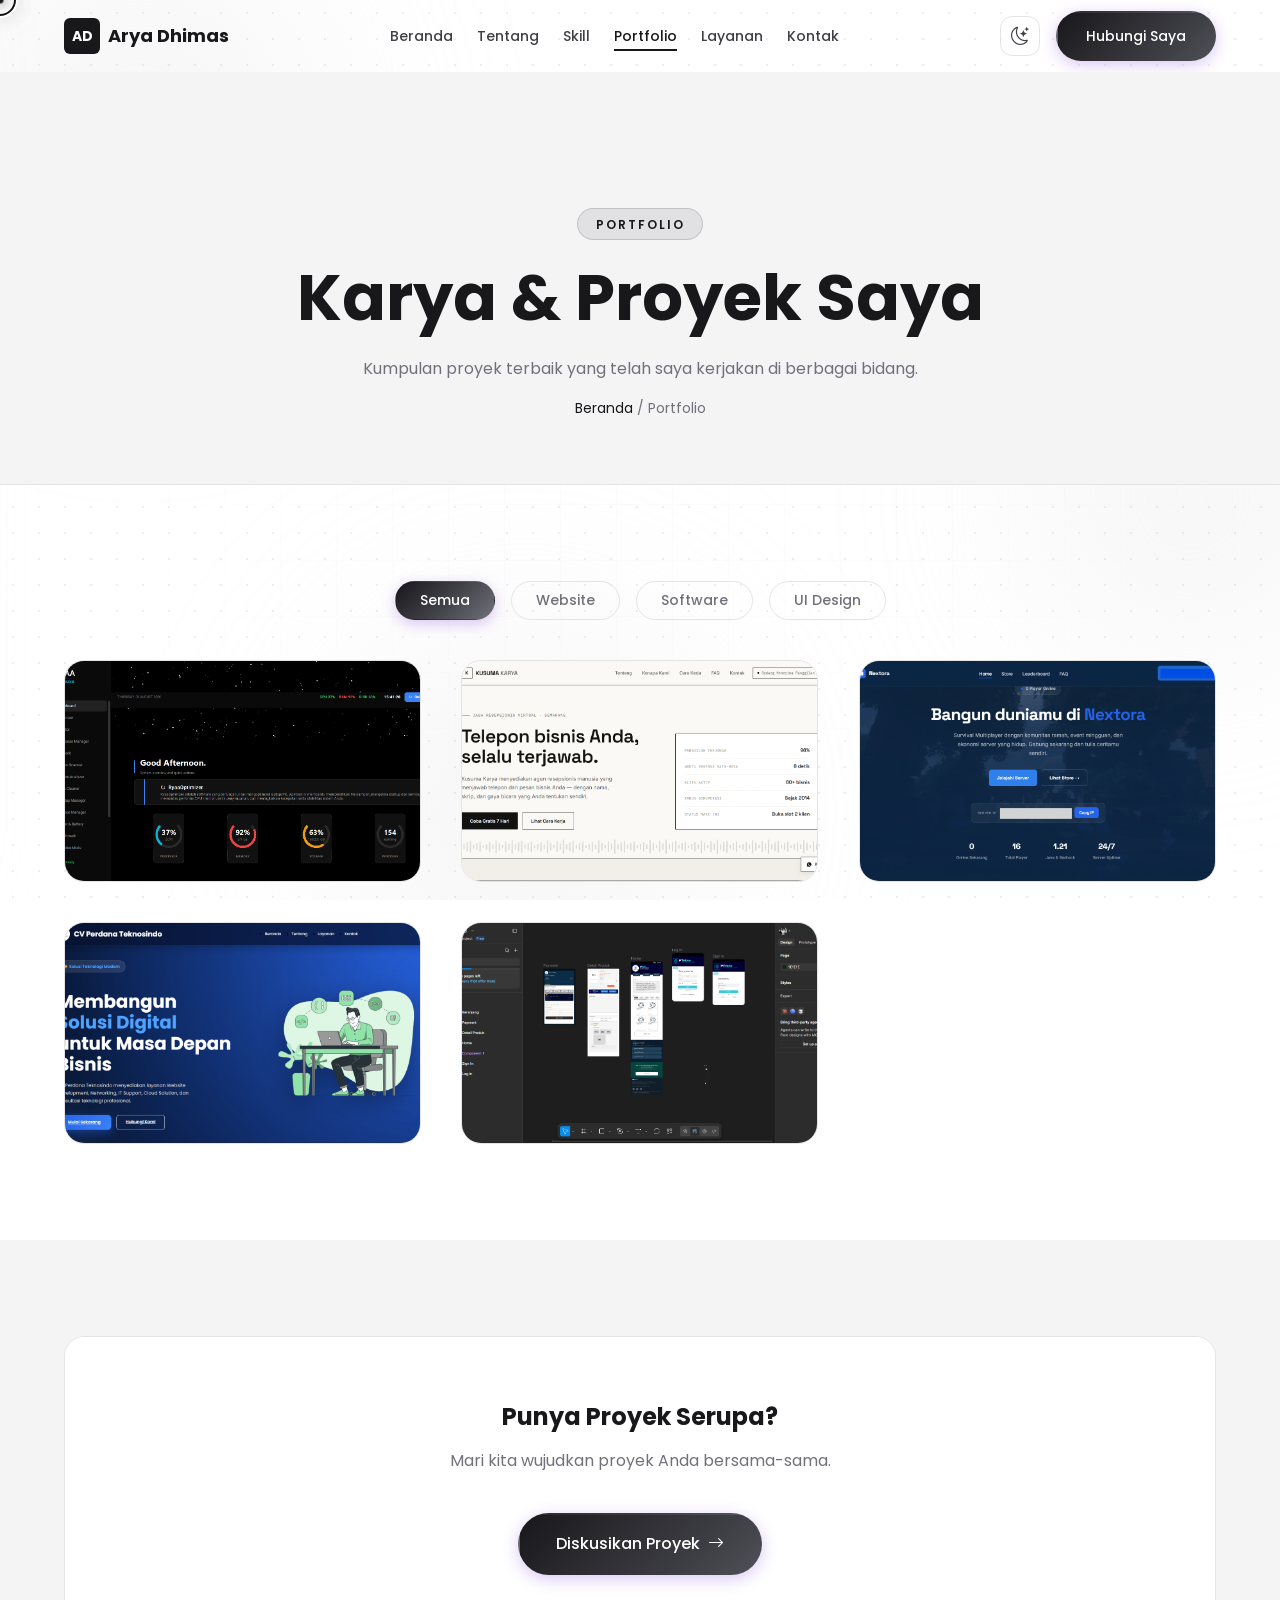
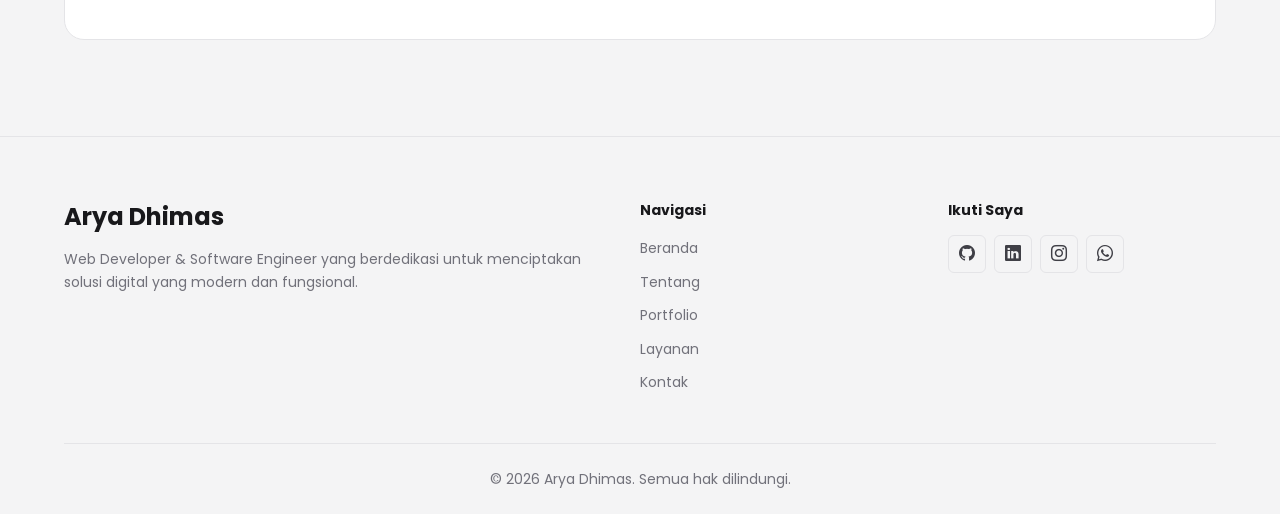
<file: portfolio.html>
<!DOCTYPE html>
<html lang="id">
<head>
  <script>
    (function () {
      try {
        if (localStorage.getItem('theme') === 'dark') {
          document.documentElement.setAttribute('data-theme', 'dark');
        }
        function syncIcon() {
          var isDark = document.documentElement.getAttribute('data-theme') === 'dark';
          document.querySelectorAll('.navbar-toggle-theme i').forEach(function (icon) {
            icon.className = isDark ? 'bi bi-sun' : 'bi bi-moon-stars';
          });
        }
        document.addEventListener('DOMContentLoaded', syncIcon);
        document.addEventListener('themechange', syncIcon);
      } catch (e) {}
    })();
  </script>
  <meta charset="UTF-8" />
  <meta name="viewport" content="width=device-width, initial-scale=1.0" />
<meta name="description" content="Portfolio Arya Dhimas - Karya terbaik di bidang web development, software engineering, dan UI design" />
  <meta name="author" content="Arya Dhimas" />
  <title>Portfolio | Arya Dhimas</title>

  <link rel="icon" href="assets/icons/favicon.svg" type="image/svg+xml" />
  <link rel="preconnect" href="https://fonts.googleapis.com" />
  <link rel="preconnect" href="https://fonts.gstatic.com" crossorigin />
  <link href="https://fonts.googleapis.com/css2?family=Poppins:wght@300;400;500;600;700&family=Inter:wght@300;400;500;600&display=swap" rel="stylesheet" />
  <link rel="stylesheet" href="https://cdn.jsdelivr.net/npm/bootstrap-icons@1.11.3/font/bootstrap-icons.min.css" />

  <link rel="stylesheet" href="assets/css/variables.css" />
  <link rel="stylesheet" href="assets/css/style.css" />
  <link rel="stylesheet" href="assets/css/components.css" />
<link rel="stylesheet" href="assets/css/animation.css" />
  <link rel="stylesheet" href="assets/css/responsive.css" />
  <link rel="stylesheet" href="assets/css/background.css" />
  <script>
    // Jaring pengaman: tampilkan konten & sembunyikan loading screen
    // segera setelah 1 detik, independen dari DOMContentLoaded/CDN eksternal.
    setTimeout(function () {
      document.querySelectorAll('.reveal, .reveal-left, .reveal-right, .reveal-zoom')
        .forEach(function (e) { e.classList.add('active'); });
      var l = document.getElementById('loading');
      if (l) { l.classList.add('hidden'); l.style.display = 'none'; }
      document.body.style.overflow = '';
    }, 1000);
  </script>
</head>
<body>

  <!-- Animated Background -->
  <div class="animated-bg" aria-hidden="true">
    <div class="orb orb-1"></div>
    <div class="orb orb-2"></div>
    <div class="orb orb-3"></div>
    <div class="bg-grid"></div>
    <div class="bg-dots"></div>
    <div class="bg-sweep"></div>
  </div>

  <!-- Reading Progress Bar -->
  <div class="reading-progress" id="reading-progress"></div>

  <!-- Loading -->
  <div id="loading">
    <div class="loader-name">Arya Dhimas</div>
    <div class="loader-bar"><div class="loader-bar-fill"></div></div>
  </div>

<!-- Custom Cursor -->
  <div class="custom-cursor"></div>
  <div class="custom-cursor-dot"></div>

  <!-- Navbar -->
  <nav class="navbar" id="navbar">
    <div class="container navbar-container">
      <a href="index.html" class="navbar-brand">
        <span class="navbar-brand-logo">AD</span>
        <span>Arya Dhimas</span>
      </a>
      <ul class="navbar-menu">
        <li><a href="index.html" class="navbar-link">Beranda</a></li>
        <li><a href="about.html" class="navbar-link">Tentang</a></li>
        <li><a href="skills.html" class="navbar-link">Skill</a></li>
        <li><a href="portfolio.html" class="navbar-link active">Portfolio</a></li>
        <li><a href="services.html" class="navbar-link">Layanan</a></li>
        <li><a href="contact.html" class="navbar-link">Kontak</a></li>
      </ul>
      <div class="navbar-actions">
        <button class="navbar-toggle-theme" aria-label="Toggle tema"><i class="bi bi-moon-stars"></i></button>
        <a href="contact.html" class="btn btn-primary">Hubungi Saya</a>
        <button class="navbar-toggle" aria-label="Buka menu"><span></span><span></span><span></span></button>
      </div>
    </div>
  </nav>
  <div class="navbar-mobile" id="navbar-mobile">
    <a href="index.html" class="navbar-link">Beranda</a>
    <a href="about.html" class="navbar-link">Tentang</a>
    <a href="skills.html" class="navbar-link">Skill</a>
    <a href="portfolio.html" class="navbar-link active">Portfolio</a>
    <a href="services.html" class="navbar-link">Layanan</a>
    <a href="contact.html" class="navbar-link">Kontak</a>
    <a href="contact.html" class="btn btn-primary navbar-mobile-btn">Hubungi Saya</a>
  </div>

  <!-- Page Hero -->
  <section class="page-hero">
    <div class="container">
      <span class="section-tag reveal">Portfolio</span>
      <h1 class="reveal delay-1">Karya &amp; Proyek Saya</h1>
      <p class="reveal delay-2">Kumpulan proyek terbaik yang telah saya kerjakan di berbagai bidang.</p>
      <div class="breadcrumb reveal delay-3">
        <a href="index.html">Beranda</a> / Portfolio
      </div>
    </div>
  </section>

  <!-- Portfolio Section -->
  <section class="section">
    <div class="container">
      <!-- Filter -->
      <div class="portfolio-filter reveal">
        <button class="filter-btn active" data-filter="all">Semua</button>
        <button class="filter-btn" data-filter="website">Website</button>
        <button class="filter-btn" data-filter="software">Software</button>
        <button class="filter-btn" data-filter="ui">UI Design</button>
      </div>

      <!-- Grid Portfolio -->
      <div class="portfolio-grid">
        <div class="portfolio-card reveal-zoom" data-category="software">
          <img src="assets/images/project/p1.png" alt="Optimizer Laptop / PC" />
          <div class="portfolio-overlay">
            <h3>Optimizer Laptop / PC</h3>
            <p>Membantu mengoptimalkan performa Laptop / PC Anda.</p>
            <div class="portfolio-tags">
              <span>Python</span><span>PyQt</span><span>Desktop App</span>
            </div>
          </div>
        </div>
        <div class="portfolio-card reveal-zoom delay-1" data-category="website">
          <img src="assets/images/project/p2.png" alt="Website Perusahaan" />
          <div class="portfolio-overlay">
            <h3>Website Perusahaan</h3>
            <p>Mengenalkan jasa Resepsionis Virtual - Semarang.</p>
            <div class="portfolio-tags">
              <span>HTML</span><span>CSS</span><span>JavaScript</span>
            </div>
          </div>
        </div>
        <div class="portfolio-card reveal-zoom" data-category="website">
          <img src="assets/images/project/p4.png" alt="Community Store" />
          <div class="portfolio-overlay">
            <h3>Community Store</h3>
            <p>Menyediakan layanan Server Multiplayer, Store In-game, Leaderboard, dan komunitas aktif dengan event mingguan.</p>
            <div class="portfolio-tags">
              <span>HTML</span><span>CSS</span><span>JavaScript</span><span>TypeScript</span>
            </div>
          </div>
        </div>
        <div class="portfolio-card reveal-zoom delay-2" data-category="website">
          <img src="assets/images/project/p3.png" alt="Website Perusahaan" />
          <div class="portfolio-overlay">
            <h3>Website Perusahaan</h3>
            <p>Menyediakan layanan Website Development, Networking, IT Support, Cloud Solution, dan konsultasi teknologi profesional.</p>
            <div class="portfolio-tags">
              <span>HTML</span><span>CSS</span><span>JavaScript</span>
            </div>
          </div>
        </div>
        <div class="portfolio-card reveal-zoom delay-1" data-category="ui">
          <img src="assets/images/project/p5.png" alt="Mobile App UI Design" />
          <div class="portfolio-overlay">
            <h3>Mobile App UI Design</h3>
            <p>Desain UI aplikasi mobile modern dengan Figma.</p>
            <div class="portfolio-tags">
              <span>Figma</span><span>UI/UX</span>
            </div>
          </div>
        </div>
      </div>
    </div>
  </section>

  <!-- CTA -->
  <section class="section section-alt">
    <div class="container">
      <div class="cta-banner reveal-zoom">
        <h2>Punya Proyek Serupa?</h2>
        <p>Mari kita wujudkan proyek Anda bersama-sama.</p>
        <a href="contact.html" class="btn btn-primary btn-lg">Diskusikan Proyek <i class="bi bi-arrow-right"></i></a>
      </div>
    </div>
  </section>

  <!-- Footer -->
  <footer class="footer">
    <div class="container">
      <div class="footer-grid">
        <div class="footer-brand">
          <h3>Arya Dhimas</h3>
<p>Web Developer &amp; Software Engineer yang berdedikasi untuk menciptakan solusi digital yang modern dan fungsional.</p>
        </div>
        <div class="footer-links">
          <h4>Navigasi</h4>
          <ul>
            <li><a href="index.html">Beranda</a></li>
            <li><a href="about.html">Tentang</a></li>
            <li><a href="portfolio.html">Portfolio</a></li>
            <li><a href="services.html">Layanan</a></li>
            <li><a href="contact.html">Kontak</a></li>
          </ul>
        </div>
        <div class="footer-social">
          <h4>Ikuti Saya</h4>
          <div class="footer-social-icons">
            <a href="#" aria-label="GitHub"><i class="bi bi-github"></i></a>
            <a href="#" aria-label="LinkedIn"><i class="bi bi-linkedin"></i></a>
            <a href="#" aria-label="Instagram"><i class="bi bi-instagram"></i></a>
            <a href="#" aria-label="WhatsApp"><i class="bi bi-whatsapp"></i></a>
          </div>
        </div>
      </div>
      <div class="footer-bottom">
        <p>&copy; <span class="year"></span> Arya Dhimas. Semua hak dilindungi.</p>
      </div>
    </div>
  </footer>

  <!-- Back To Top -->
  <button id="back-to-top" aria-label="Kembali ke atas"><i class="bi bi-arrow-up"></i></button>

<!-- Scripts -->
  <script src="assets/js/main.js"></script>
  <script src="assets/js/navbar.js"></script>
  <script src="assets/js/scroll.js"></script>
<script src="assets/js/theme.js"></script>
  <script src="assets/js/cursor.js"></script>
  <script src="assets/js/features.js"></script>
  <script>
    document.querySelectorAll('.year').forEach(el => el.textContent = new Date().getFullYear());
    document.querySelectorAll('.reveal, .reveal-left, .reveal-right, .reveal-zoom')
      .forEach(el => el.classList.add('active'));
    document.querySelectorAll('.skill-bar-fill')
      .forEach(el => { el.style.width = (el.getAttribute('data-progress') || '0') + '%'; });
    if (typeof initFeatures === 'function') initFeatures();
  </script>
</body>
</html>
</file>
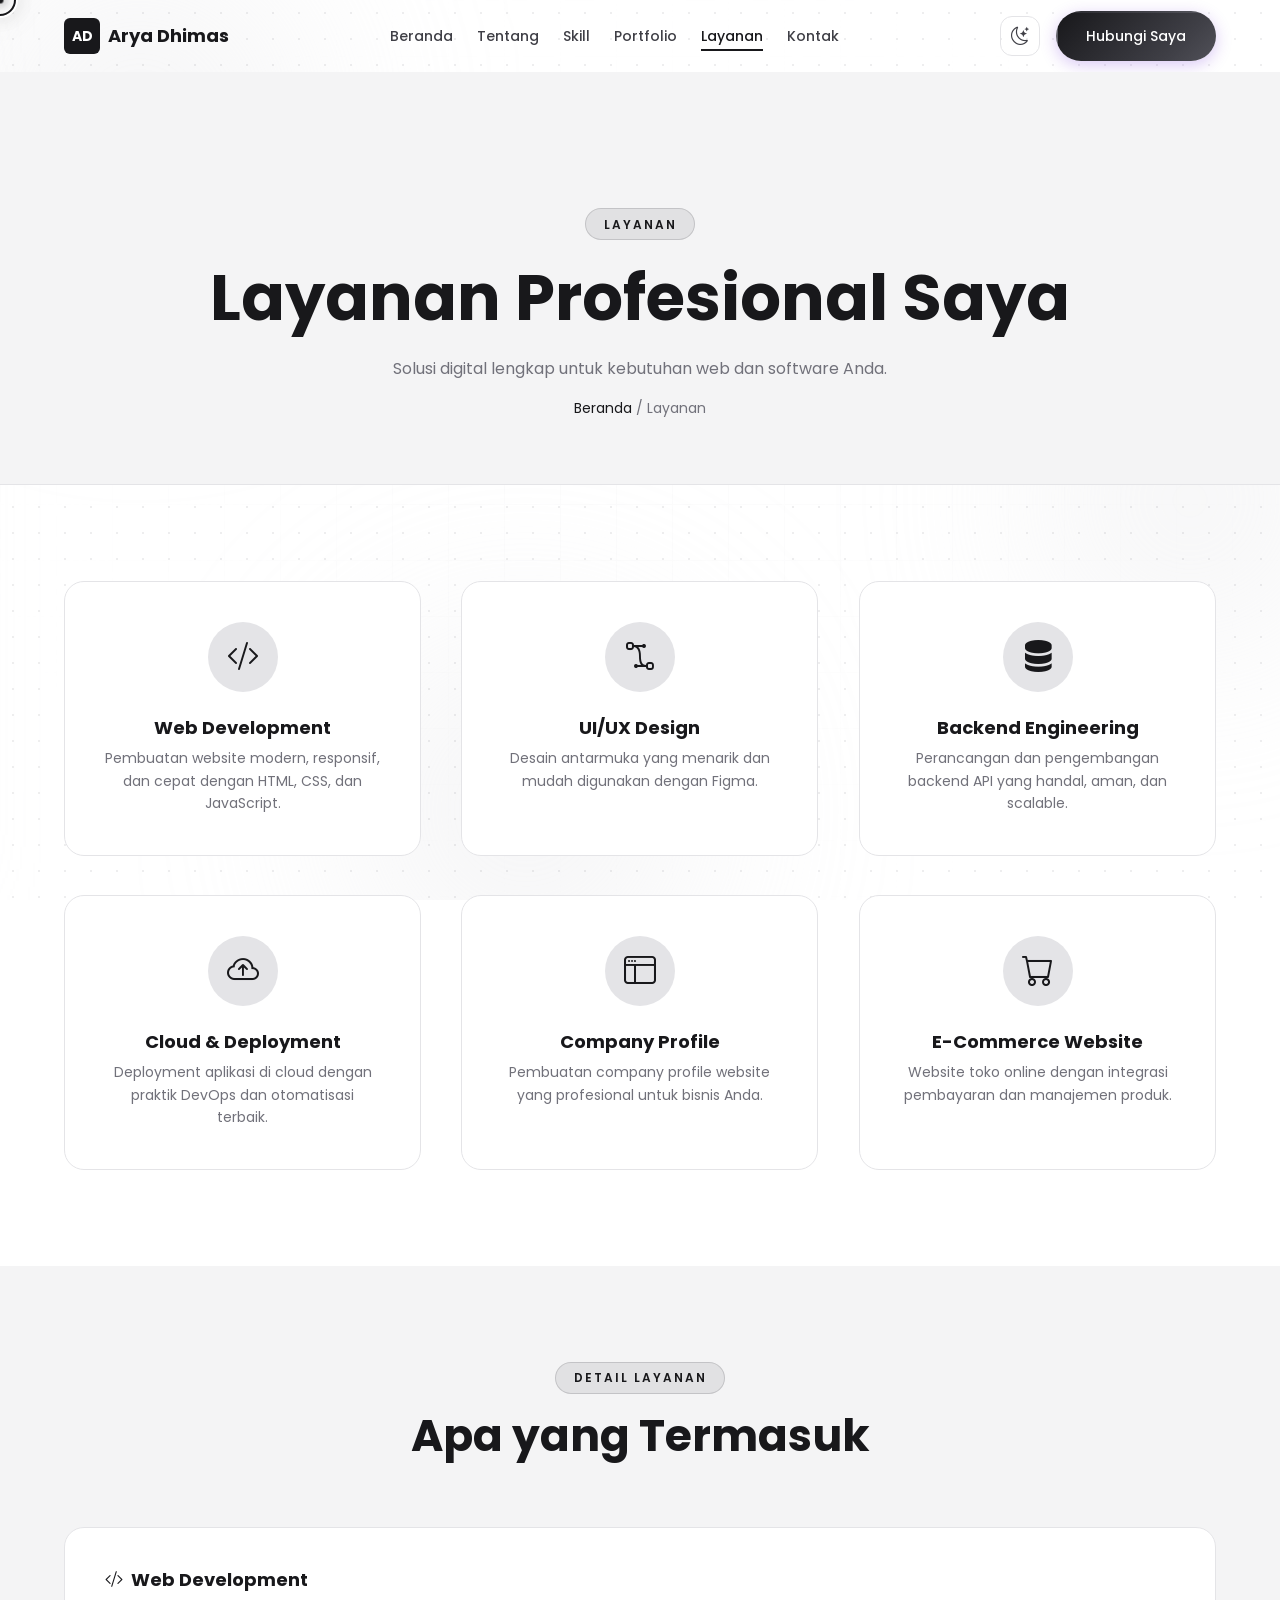
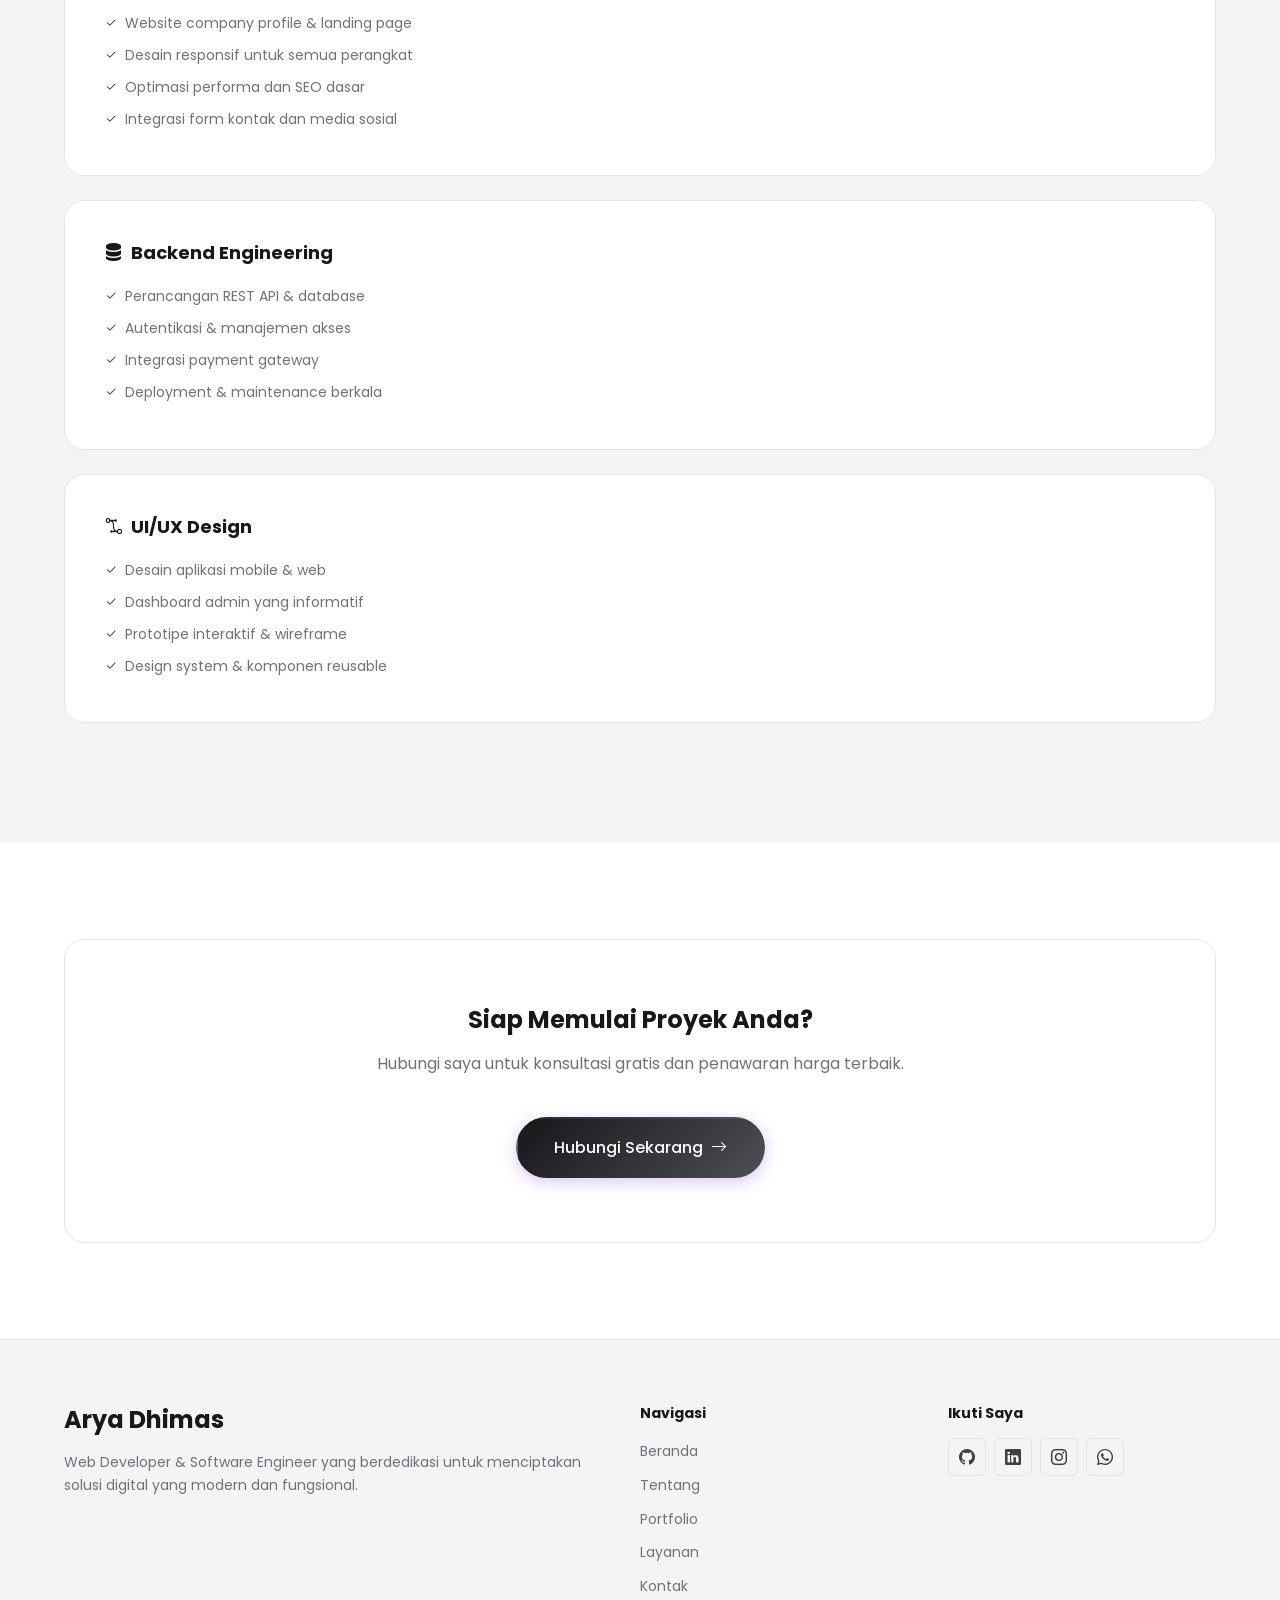
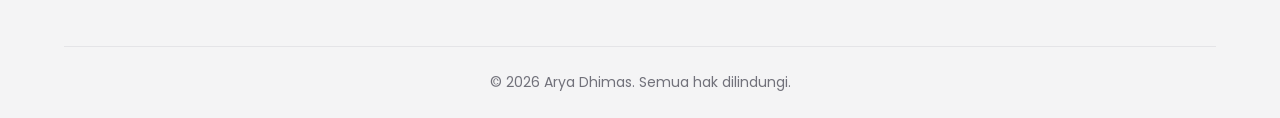
<file: services.html>
<!DOCTYPE html>
<html lang="id">
<head>
  <script>
    (function () {
      try {
        if (localStorage.getItem('theme') === 'dark') {
          document.documentElement.setAttribute('data-theme', 'dark');
        }
        function syncIcon() {
          var isDark = document.documentElement.getAttribute('data-theme') === 'dark';
          document.querySelectorAll('.navbar-toggle-theme i').forEach(function (icon) {
            icon.className = isDark ? 'bi bi-sun' : 'bi bi-moon-stars';
          });
        }
        document.addEventListener('DOMContentLoaded', syncIcon);
        document.addEventListener('themechange', syncIcon);
      } catch (e) {}
    })();
  </script>
  <meta charset="UTF-8" />
  <meta name="viewport" content="width=device-width, initial-scale=1.0" />
<meta name="description" content="Layanan Arya Dhimas - Web development, UI/UX design, backend engineering" />
  <meta name="author" content="Arya Dhimas" />
  <title>Layanan | Arya Dhimas</title>

  <link rel="icon" href="assets/icons/favicon.svg" type="image/svg+xml" />
  <link rel="preconnect" href="https://fonts.googleapis.com" />
  <link rel="preconnect" href="https://fonts.gstatic.com" crossorigin />
  <link href="https://fonts.googleapis.com/css2?family=Poppins:wght@300;400;500;600;700&family=Inter:wght@300;400;500;600&display=swap" rel="stylesheet" />
  <link rel="stylesheet" href="https://cdn.jsdelivr.net/npm/bootstrap-icons@1.11.3/font/bootstrap-icons.min.css" />

  <link rel="stylesheet" href="assets/css/variables.css" />
  <link rel="stylesheet" href="assets/css/style.css" />
  <link rel="stylesheet" href="assets/css/components.css" />
<link rel="stylesheet" href="assets/css/animation.css" />
  <link rel="stylesheet" href="assets/css/responsive.css" />
  <link rel="stylesheet" href="assets/css/background.css" />
  <script>
    // Jaring pengaman: tampilkan konten & sembunyikan loading screen
    // segera setelah 1 detik, independen dari DOMContentLoaded/CDN eksternal.
    setTimeout(function () {
      document.querySelectorAll('.reveal, .reveal-left, .reveal-right, .reveal-zoom')
        .forEach(function (e) { e.classList.add('active'); });
      var l = document.getElementById('loading');
      if (l) { l.classList.add('hidden'); l.style.display = 'none'; }
      document.body.style.overflow = '';
    }, 1000);
  </script>
</head>
<body>

  <!-- Animated Background -->
  <div class="animated-bg" aria-hidden="true">
    <div class="orb orb-1"></div>
    <div class="orb orb-2"></div>
    <div class="orb orb-3"></div>
    <div class="bg-grid"></div>
    <div class="bg-dots"></div>
    <div class="bg-sweep"></div>
  </div>

  <!-- Reading Progress Bar -->
  <div class="reading-progress" id="reading-progress"></div>

  <!-- Loading -->
  <div id="loading">
    <div class="loader-name">Arya Dhimas</div>
    <div class="loader-bar"><div class="loader-bar-fill"></div></div>
  </div>

<!-- Custom Cursor -->
  <div class="custom-cursor"></div>
  <div class="custom-cursor-dot"></div>

  <!-- Navbar -->
  <nav class="navbar" id="navbar">
    <div class="container navbar-container">
      <a href="index.html" class="navbar-brand">
        <span class="navbar-brand-logo">AD</span>
        <span>Arya Dhimas</span>
      </a>
      <ul class="navbar-menu">
        <li><a href="index.html" class="navbar-link">Beranda</a></li>
        <li><a href="about.html" class="navbar-link">Tentang</a></li>
        <li><a href="skills.html" class="navbar-link">Skill</a></li>
        <li><a href="portfolio.html" class="navbar-link">Portfolio</a></li>
        <li><a href="services.html" class="navbar-link active">Layanan</a></li>
        <li><a href="contact.html" class="navbar-link">Kontak</a></li>
      </ul>
      <div class="navbar-actions">
        <button class="navbar-toggle-theme" aria-label="Toggle tema"><i class="bi bi-moon-stars"></i></button>
        <a href="contact.html" class="btn btn-primary">Hubungi Saya</a>
        <button class="navbar-toggle" aria-label="Buka menu"><span></span><span></span><span></span></button>
      </div>
    </div>
  </nav>
  <div class="navbar-mobile" id="navbar-mobile">
    <a href="index.html" class="navbar-link">Beranda</a>
    <a href="about.html" class="navbar-link">Tentang</a>
    <a href="skills.html" class="navbar-link">Skill</a>
    <a href="portfolio.html" class="navbar-link">Portfolio</a>
    <a href="services.html" class="navbar-link active">Layanan</a>
    <a href="contact.html" class="navbar-link">Kontak</a>
    <a href="contact.html" class="btn btn-primary navbar-mobile-btn">Hubungi Saya</a>
  </div>

  <!-- Page Hero -->
  <section class="page-hero">
    <div class="container">
      <span class="section-tag reveal">Layanan</span>
      <h1 class="reveal delay-1">Layanan Profesional Saya</h1>
<p class="reveal delay-2">Solusi digital lengkap untuk kebutuhan web dan software Anda.</p>
      <div class="breadcrumb reveal delay-3">
        <a href="index.html">Beranda</a> / Layanan
      </div>
    </div>
  </section>

  <!-- Services Cards -->
  <section class="section">
    <div class="container">
      <div class="services-grid">
        <div class="service-card reveal">
          <div class="service-icon"><i class="bi bi-code-slash"></i></div>
          <h3>Web Development</h3>
          <p>Pembuatan website modern, responsif, dan cepat dengan HTML, CSS, dan JavaScript.</p>
        </div>
        <div class="service-card reveal delay-1">
          <div class="service-icon"><i class="bi bi-bezier2"></i></div>
          <h3>UI/UX Design</h3>
          <p>Desain antarmuka yang menarik dan mudah digunakan dengan Figma.</p>
        </div>
<div class="service-card reveal delay-2">
          <div class="service-icon"><i class="bi bi-server"></i></div>
          <h3>Backend Engineering</h3>
          <p>Perancangan dan pengembangan backend API yang handal, aman, dan scalable.</p>
        </div>
        <div class="service-card reveal delay-3">
          <div class="service-icon"><i class="bi bi-cloud-arrow-up"></i></div>
          <h3>Cloud &amp; Deployment</h3>
          <p>Deployment aplikasi di cloud dengan praktik DevOps dan otomatisasi terbaik.</p>
        </div>
        <div class="service-card reveal delay-4">
          <div class="service-icon"><i class="bi bi-window-sidebar"></i></div>
          <h3>Company Profile</h3>
          <p>Pembuatan company profile website yang profesional untuk bisnis Anda.</p>
        </div>
<div class="service-card reveal delay-5">
          <div class="service-icon"><i class="bi bi-cart"></i></div>
          <h3>E-Commerce Website</h3>
          <p>Website toko online dengan integrasi pembayaran dan manajemen produk.</p>
        </div>
      </div>
    </div>
  </section>

  <!-- Service Detail -->
  <section class="section section-alt">
    <div class="container">
      <div class="section-header reveal">
        <span class="section-tag">Detail Layanan</span>
        <h2 class="section-title">Apa yang Termasuk</h2>
      </div>

      <div class="service-detail-card reveal">
        <h3><i class="bi bi-code-slash"></i> Web Development</h3>
        <ul>
          <li><i class="bi bi-check2"></i> Website company profile &amp; landing page</li>
          <li><i class="bi bi-check2"></i> Desain responsif untuk semua perangkat</li>
          <li><i class="bi bi-check2"></i> Optimasi performa dan SEO dasar</li>
          <li><i class="bi bi-check2"></i> Integrasi form kontak dan media sosial</li>
        </ul>
      </div>

      <div class="service-detail-card reveal delay-1">
<h3><i class="bi bi-server"></i> Backend Engineering</h3>
        <ul>
          <li><i class="bi bi-check2"></i> Perancangan REST API &amp; database</li>
          <li><i class="bi bi-check2"></i> Autentikasi &amp; manajemen akses</li>
          <li><i class="bi bi-check2"></i> Integrasi payment gateway</li>
          <li><i class="bi bi-check2"></i> Deployment &amp; maintenance berkala</li>
        </ul>
      </div>

      <div class="service-detail-card reveal delay-2">
        <h3><i class="bi bi-bezier2"></i> UI/UX Design</h3>
        <ul>
          <li><i class="bi bi-check2"></i> Desain aplikasi mobile &amp; web</li>
          <li><i class="bi bi-check2"></i> Dashboard admin yang informatif</li>
          <li><i class="bi bi-check2"></i> Prototipe interaktif &amp; wireframe</li>
          <li><i class="bi bi-check2"></i> Design system &amp; komponen reusable</li>
        </ul>
      </div>
    </div>
  </section>

  <!-- CTA -->
  <section class="section">
    <div class="container">
      <div class="cta-banner reveal-zoom">
        <h2>Siap Memulai Proyek Anda?</h2>
        <p>Hubungi saya untuk konsultasi gratis dan penawaran harga terbaik.</p>
        <a href="contact.html" class="btn btn-primary btn-lg">Hubungi Sekarang <i class="bi bi-arrow-right"></i></a>
      </div>
    </div>
  </section>

  <!-- Footer -->
  <footer class="footer">
    <div class="container">
      <div class="footer-grid">
        <div class="footer-brand">
          <h3>Arya Dhimas</h3>
<p>Web Developer &amp; Software Engineer yang berdedikasi untuk menciptakan solusi digital yang modern dan fungsional.</p>
        </div>
        <div class="footer-links">
          <h4>Navigasi</h4>
          <ul>
            <li><a href="index.html">Beranda</a></li>
            <li><a href="about.html">Tentang</a></li>
            <li><a href="portfolio.html">Portfolio</a></li>
            <li><a href="services.html">Layanan</a></li>
            <li><a href="contact.html">Kontak</a></li>
          </ul>
        </div>
        <div class="footer-social">
          <h4>Ikuti Saya</h4>
          <div class="footer-social-icons">
            <a href="#" aria-label="GitHub"><i class="bi bi-github"></i></a>
            <a href="#" aria-label="LinkedIn"><i class="bi bi-linkedin"></i></a>
            <a href="#" aria-label="Instagram"><i class="bi bi-instagram"></i></a>
            <a href="#" aria-label="WhatsApp"><i class="bi bi-whatsapp"></i></a>
          </div>
        </div>
      </div>
      <div class="footer-bottom">
        <p>&copy; <span class="year"></span> Arya Dhimas. Semua hak dilindungi.</p>
      </div>
    </div>
  </footer>

  <!-- Back To Top -->
  <button id="back-to-top" aria-label="Kembali ke atas"><i class="bi bi-arrow-up"></i></button>

<!-- Scripts -->
  <script src="assets/js/main.js"></script>
  <script src="assets/js/navbar.js"></script>
  <script src="assets/js/scroll.js"></script>
<script src="assets/js/theme.js"></script>
  <script src="assets/js/cursor.js"></script>
  <script src="assets/js/features.js"></script>
  <script>
    document.querySelectorAll('.year').forEach(el => el.textContent = new Date().getFullYear());
    document.querySelectorAll('.reveal, .reveal-left, .reveal-right, .reveal-zoom')
      .forEach(el => el.classList.add('active'));
    document.querySelectorAll('.skill-bar-fill')
      .forEach(el => { el.style.width = (el.getAttribute('data-progress') || '0') + '%'; });
    if (typeof initFeatures === 'function') initFeatures();
  </script>
</body>
</html>
</file>
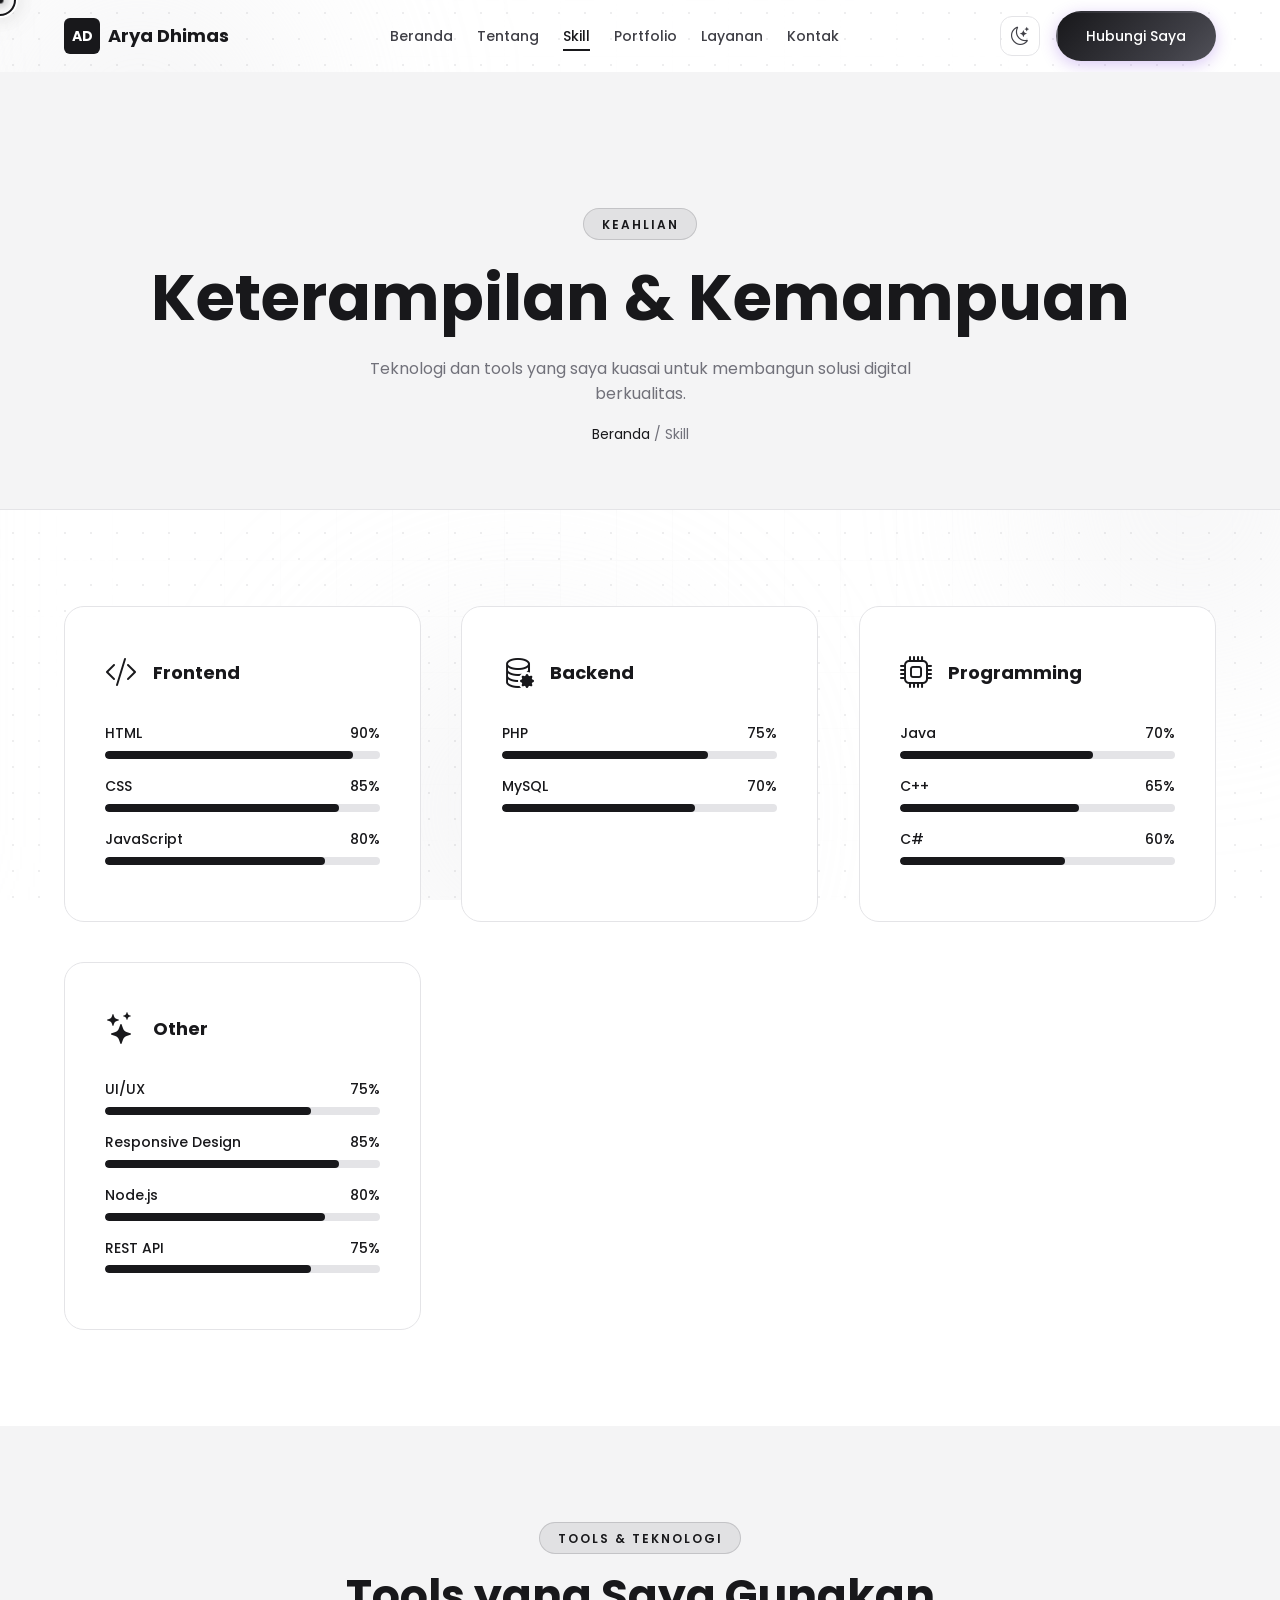
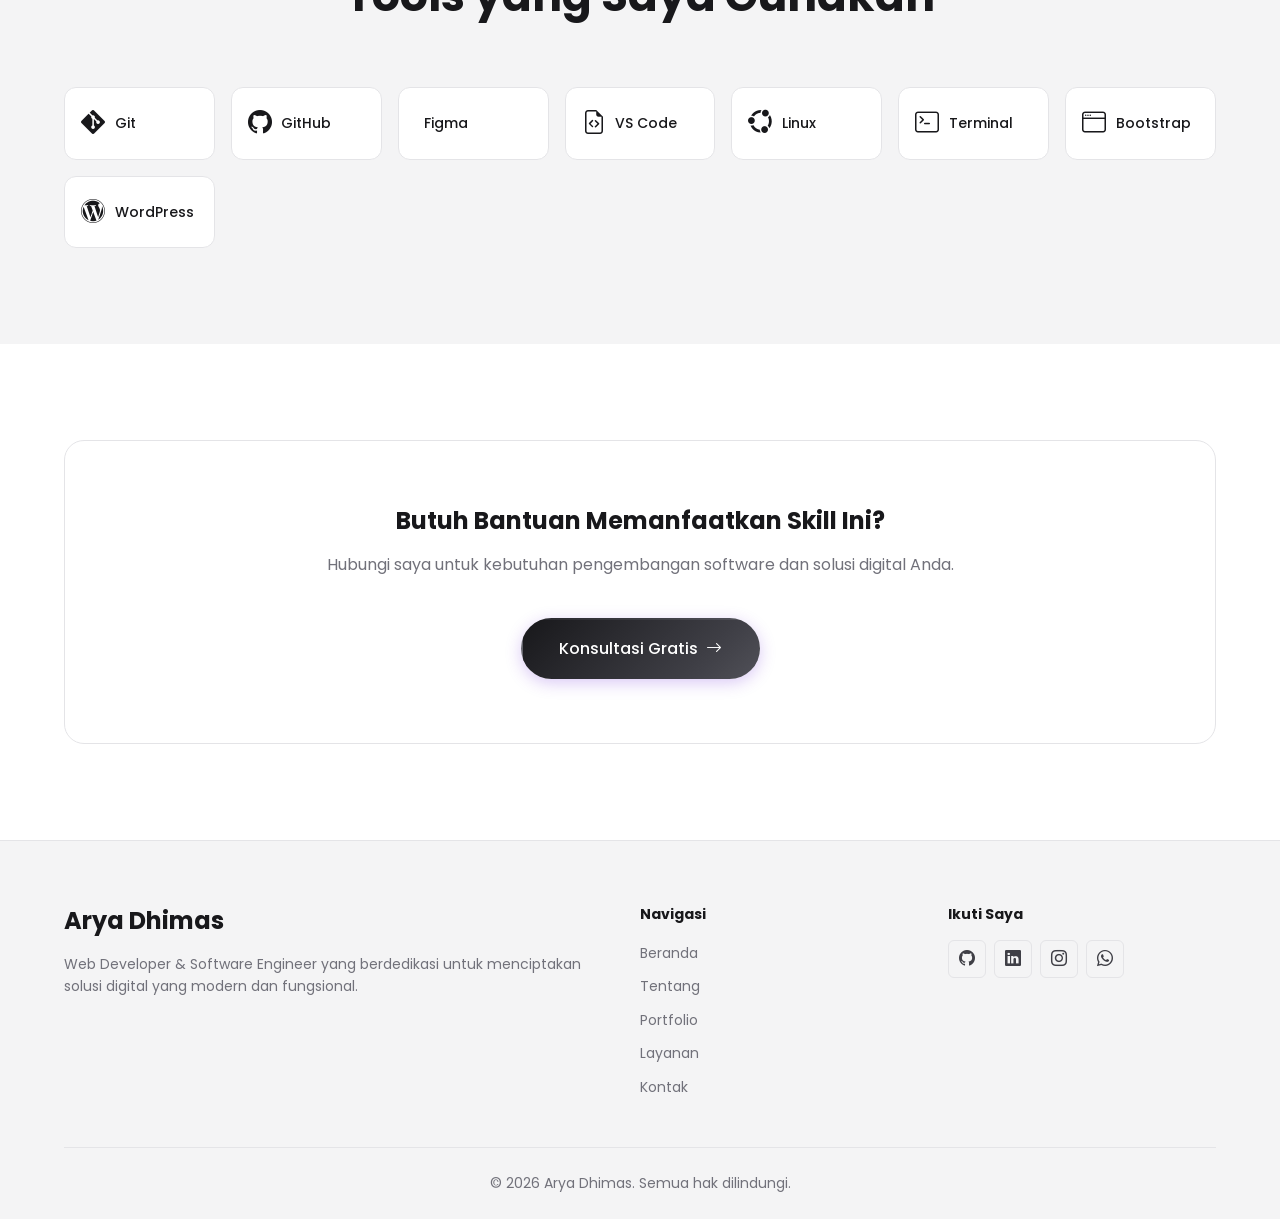
<file: skills.html>
<!DOCTYPE html>
<html lang="id">
<head>
  <script>
    (function () {
      try {
        if (localStorage.getItem('theme') === 'dark') {
          document.documentElement.setAttribute('data-theme', 'dark');
        }
        function syncIcon() {
          var isDark = document.documentElement.getAttribute('data-theme') === 'dark';
          document.querySelectorAll('.navbar-toggle-theme i').forEach(function (icon) {
            icon.className = isDark ? 'bi bi-sun' : 'bi bi-moon-stars';
          });
        }
        document.addEventListener('DOMContentLoaded', syncIcon);
        document.addEventListener('themechange', syncIcon);
      } catch (e) {}
    })();
  </script>
  <meta charset="UTF-8" />
  <meta name="viewport" content="width=device-width, initial-scale=1.0" />
  <meta name="description" content="Skill dan keterampilan Arya Dhimas - Teknologi yang dikuasai" />
  <meta name="author" content="Arya Dhimas" />
  <title>Skill | Arya Dhimas</title>

  <link rel="icon" href="assets/icons/favicon.svg" type="image/svg+xml" />
  <link rel="preconnect" href="https://fonts.googleapis.com" />
  <link rel="preconnect" href="https://fonts.gstatic.com" crossorigin />
  <link href="https://fonts.googleapis.com/css2?family=Poppins:wght@300;400;500;600;700&family=Inter:wght@300;400;500;600&display=swap" rel="stylesheet" />
  <link rel="stylesheet" href="https://cdn.jsdelivr.net/npm/bootstrap-icons@1.11.3/font/bootstrap-icons.min.css" />

  <link rel="stylesheet" href="assets/css/variables.css" />
  <link rel="stylesheet" href="assets/css/style.css" />
  <link rel="stylesheet" href="assets/css/components.css" />
<link rel="stylesheet" href="assets/css/animation.css" />
  <link rel="stylesheet" href="assets/css/responsive.css" />
  <link rel="stylesheet" href="assets/css/background.css" />
  <script>
    setTimeout(function () {
      document.querySelectorAll('.reveal, .reveal-left, .reveal-right, .reveal-zoom')
        .forEach(function (e) { e.classList.add('active'); });
      var l = document.getElementById('loading');
      if (l) { l.classList.add('hidden'); l.style.display = 'none'; }
      document.body.style.overflow = '';
    }, 1000);
  </script>
</head>
<body>

  <!-- Animated Background -->
  <div class="animated-bg" aria-hidden="true">
    <div class="orb orb-1"></div>
    <div class="orb orb-2"></div>
    <div class="orb orb-3"></div>
    <div class="bg-grid"></div>
    <div class="bg-dots"></div>
    <div class="bg-sweep"></div>
  </div>

  <!-- Reading Progress Bar -->
  <div class="reading-progress" id="reading-progress"></div>

  <!-- Loading -->
  <div id="loading">
    <div class="loader-name">Arya Dhimas</div>
    <div class="loader-bar"><div class="loader-bar-fill"></div></div>
  </div>

<!-- Custom Cursor -->
  <div class="custom-cursor"></div>
  <div class="custom-cursor-dot"></div>

  <!-- Navbar -->
  <nav class="navbar" id="navbar">
    <div class="container navbar-container">
      <a href="index.html" class="navbar-brand">
        <span class="navbar-brand-logo">AD</span>
        <span>Arya Dhimas</span>
      </a>
      <ul class="navbar-menu">
        <li><a href="index.html" class="navbar-link">Beranda</a></li>
        <li><a href="about.html" class="navbar-link">Tentang</a></li>
        <li><a href="skills.html" class="navbar-link active">Skill</a></li>
        <li><a href="portfolio.html" class="navbar-link">Portfolio</a></li>
        <li><a href="services.html" class="navbar-link">Layanan</a></li>
        <li><a href="contact.html" class="navbar-link">Kontak</a></li>
      </ul>
      <div class="navbar-actions">
        <button class="navbar-toggle-theme" aria-label="Toggle tema"><i class="bi bi-moon-stars"></i></button>
        <a href="contact.html" class="btn btn-primary">Hubungi Saya</a>
        <button class="navbar-toggle" aria-label="Buka menu"><span></span><span></span><span></span></button>
      </div>
    </div>
  </nav>
  <div class="navbar-mobile" id="navbar-mobile">
    <a href="index.html" class="navbar-link">Beranda</a>
    <a href="about.html" class="navbar-link">Tentang</a>
    <a href="skills.html" class="navbar-link active">Skill</a>
    <a href="portfolio.html" class="navbar-link">Portfolio</a>
    <a href="services.html" class="navbar-link">Layanan</a>
    <a href="contact.html" class="navbar-link">Kontak</a>
    <a href="contact.html" class="btn btn-primary navbar-mobile-btn">Hubungi Saya</a>
  </div>

  <!-- Page Hero -->
  <section class="page-hero">
    <div class="container">
      <span class="section-tag reveal">Keahlian</span>
      <h1 class="reveal delay-1">Keterampilan &amp; Kemampuan</h1>
      <p class="reveal delay-2">Teknologi dan tools yang saya kuasai untuk membangun solusi digital berkualitas.</p>
      <div class="breadcrumb reveal delay-3">
        <a href="index.html">Beranda</a> / Skill
      </div>
    </div>
  </section>

  <!-- Skills Section -->
  <section class="section">
    <div class="container">
      <div class="skills-grid">
        <!-- Frontend -->
        <div class="skills-category reveal">
          <div class="skills-category-header">
            <i class="bi bi-code-slash"></i>
            <h3>Frontend</h3>
          </div>
          <div class="skill-item">
            <div class="skill-item-header"><span>HTML</span><span>90%</span></div>
            <div class="skill-bar"><div class="skill-bar-fill" data-progress="90"></div></div>
          </div>
          <div class="skill-item">
            <div class="skill-item-header"><span>CSS</span><span>85%</span></div>
            <div class="skill-bar"><div class="skill-bar-fill" data-progress="85"></div></div>
          </div>
          <div class="skill-item">
            <div class="skill-item-header"><span>JavaScript</span><span>80%</span></div>
            <div class="skill-bar"><div class="skill-bar-fill" data-progress="80"></div></div>
          </div>
        </div>

        <!-- Backend -->
        <div class="skills-category reveal delay-1">
          <div class="skills-category-header">
            <i class="bi bi-database-gear"></i>
            <h3>Backend</h3>
          </div>
          <div class="skill-item">
            <div class="skill-item-header"><span>PHP</span><span>75%</span></div>
            <div class="skill-bar"><div class="skill-bar-fill" data-progress="75"></div></div>
          </div>
          <div class="skill-item">
            <div class="skill-item-header"><span>MySQL</span><span>70%</span></div>
            <div class="skill-bar"><div class="skill-bar-fill" data-progress="70"></div></div>
          </div>
        </div>

        <!-- Programming -->
        <div class="skills-category reveal delay-2">
          <div class="skills-category-header">
            <i class="bi bi-cpu"></i>
            <h3>Programming</h3>
          </div>
          <div class="skill-item">
            <div class="skill-item-header"><span>Java</span><span>70%</span></div>
            <div class="skill-bar"><div class="skill-bar-fill" data-progress="70"></div></div>
          </div>
          <div class="skill-item">
            <div class="skill-item-header"><span>C++</span><span>65%</span></div>
            <div class="skill-bar"><div class="skill-bar-fill" data-progress="65"></div></div>
          </div>
          <div class="skill-item">
            <div class="skill-item-header"><span>C#</span><span>60%</span></div>
            <div class="skill-bar"><div class="skill-bar-fill" data-progress="60"></div></div>
          </div>
        </div>

        <!-- Other -->
        <div class="skills-category reveal delay-3">
          <div class="skills-category-header">
            <i class="bi bi-stars"></i>
            <h3>Other</h3>
          </div>
          <div class="skill-item">
            <div class="skill-item-header"><span>UI/UX</span><span>75%</span></div>
            <div class="skill-bar"><div class="skill-bar-fill" data-progress="75"></div></div>
          </div>
<div class="skill-item">
            <div class="skill-item-header"><span>Responsive Design</span><span>85%</span></div>
            <div class="skill-bar"><div class="skill-bar-fill" data-progress="85"></div></div>
          </div>
          <div class="skill-item">
            <div class="skill-item-header"><span>Node.js</span><span>80%</span></div>
            <div class="skill-bar"><div class="skill-bar-fill" data-progress="80"></div></div>
          </div>
          <div class="skill-item">
            <div class="skill-item-header"><span>REST API</span><span>75%</span></div>
            <div class="skill-bar"><div class="skill-bar-fill" data-progress="75"></div></div>
          </div>
        </div>
      </div>
    </div>
  </section>

  <!-- Tools -->
  <section class="section section-alt">
    <div class="container">
      <div class="section-header reveal">
        <span class="section-tag">Tools &amp; Teknologi</span>
        <h2 class="section-title">Tools yang Saya Gunakan</h2>
      </div>
      <div class="skills-page-tools">
        <div class="tool-item reveal"><i class="bi bi-git"></i><span>Git</span></div>
        <div class="tool-item reveal delay-1"><i class="bi bi-github"></i><span>GitHub</span></div>
        <div class="tool-item reveal delay-2"><i class="bi bi-figma"></i><span>Figma</span></div>
        <div class="tool-item reveal delay-3"><i class="bi bi-file-earmark-code"></i><span>VS Code</span></div>
        <div class="tool-item reveal delay-4"><i class="bi bi-ubuntu"></i><span>Linux</span></div>
        <div class="tool-item reveal delay-5"><i class="bi bi-terminal"></i><span>Terminal</span></div>
        <div class="tool-item reveal delay-1"><i class="bi bi-window"></i><span>Bootstrap</span></div>
        <div class="tool-item reveal delay-2"><i class="bi bi-wordpress"></i><span>WordPress</span></div>
      </div>
    </div>
  </section>

  <!-- CTA -->
  <section class="section">
    <div class="container">
      <div class="cta-banner reveal-zoom">
        <h2>Butuh Bantuan Memanfaatkan Skill Ini?</h2>
<p>Hubungi saya untuk kebutuhan pengembangan software dan solusi digital Anda.</p>
        <a href="contact.html" class="btn btn-primary btn-lg">Konsultasi Gratis <i class="bi bi-arrow-right"></i></a>
      </div>
    </div>
  </section>

  <!-- Footer -->
  <footer class="footer">
    <div class="container">
      <div class="footer-grid">
        <div class="footer-brand">
          <h3>Arya Dhimas</h3>
<p>Web Developer &amp; Software Engineer yang berdedikasi untuk menciptakan solusi digital yang modern dan fungsional.</p>
        </div>
        <div class="footer-links">
          <h4>Navigasi</h4>
          <ul>
            <li><a href="index.html">Beranda</a></li>
            <li><a href="about.html">Tentang</a></li>
            <li><a href="portfolio.html">Portfolio</a></li>
            <li><a href="services.html">Layanan</a></li>
            <li><a href="contact.html">Kontak</a></li>
          </ul>
        </div>
        <div class="footer-social">
          <h4>Ikuti Saya</h4>
          <div class="footer-social-icons">
            <a href="#" aria-label="GitHub"><i class="bi bi-github"></i></a>
            <a href="#" aria-label="LinkedIn"><i class="bi bi-linkedin"></i></a>
            <a href="#" aria-label="Instagram"><i class="bi bi-instagram"></i></a>
            <a href="#" aria-label="WhatsApp"><i class="bi bi-whatsapp"></i></a>
          </div>
        </div>
      </div>
      <div class="footer-bottom">
        <p>&copy; <span class="year"></span> Arya Dhimas. Semua hak dilindungi.</p>
      </div>
    </div>
  </footer>

  <!-- Back To Top -->
  <button id="back-to-top" aria-label="Kembali ke atas"><i class="bi bi-arrow-up"></i></button>

<!-- Scripts -->
  <script src="assets/js/main.js"></script>
  <script src="assets/js/navbar.js"></script>
  <script src="assets/js/scroll.js"></script>
<script src="assets/js/theme.js"></script>
  <script src="assets/js/cursor.js"></script>
  <script src="assets/js/features.js"></script>
  <script>
    document.querySelectorAll('.year').forEach(el => el.textContent = new Date().getFullYear());
    document.querySelectorAll('.reveal, .reveal-left, .reveal-right, .reveal-zoom')
      .forEach(el => el.classList.add('active'));
    document.querySelectorAll('.skill-bar-fill')
      .forEach(el => { el.style.width = (el.getAttribute('data-progress') || '0') + '%'; });
    if (typeof initFeatures === 'function') initFeatures();
  </script>
</body>
</html>
</file>
<file: assets/css/variables.css>
/* ============================================
   variables.css
   Warna & Font - Modern Accent Theme
   ============================================ */

:root {
  /* Light Mode (Default) */
  --bg-primary: #ffffff;
  --bg-secondary: #f4f4f5;
  --bg-tertiary: #e4e4e7;
  --bg-card: #ffffff;

  --text-primary: #18181b;
  --text-secondary: #3f3f46;
  --text-muted: #71717a;

  --border-color: #e4e4e7;
  --border-light: #f4f4f5;

  --accent: #18181b;
  --accent-hover: #000000;
  --accent-soft: rgba(24, 24, 27, 0.08);
  --accent-soft-strong: rgba(24, 24, 27, 0.15);
  --accent-contrast: #ffffff;

  --gradient: linear-gradient(135deg, #18181b 0%, #3f3f46 50%, #71717a 100%);
  --gradient-soft: linear-gradient(135deg, rgba(24, 24, 27, 0.1), rgba(113, 113, 122, 0.1));

  --shadow-sm: 0 1px 3px rgba(0, 0, 0, 0.08);
  --shadow-md: 0 4px 12px rgba(0, 0, 0, 0.1);
  --shadow-lg: 0 10px 30px rgba(0, 0, 0, 0.15);

  --radius-sm: 6px;
  --radius-md: 12px;
  --radius-lg: 20px;
  --radius-full: 9999px;

  /* Typography */
  --font-primary: 'Poppins', 'Segoe UI', sans-serif;
  --font-secondary: 'Inter', 'Segoe UI', sans-serif;

  --fs-xs: 0.75rem;
  --fs-sm: 0.875rem;
  --fs-base: 1rem;
  --fs-md: 1.125rem;
  --fs-lg: 1.5rem;
  --fs-xl: 2rem;
  --fs-2xl: 2.75rem;
  --fs-3xl: 3.5rem;

  --fw-light: 300;
  --fw-regular: 400;
  --fw-medium: 500;
  --fw-semibold: 600;
  --fw-bold: 700;

  /* Spacing */
  --space-xs: 0.5rem;
  --space-sm: 1rem;
  --space-md: 1.5rem;
  --space-lg: 2.5rem;
  --space-xl: 4rem;
  --space-2xl: 6rem;

  /* Layout */
  --container-max: 1200px;
  --navbar-height: 72px;

  /* Transitions */
  --transition-fast: 0.2s ease;
  --transition-normal: 0.35s ease;
  --transition-slow: 0.6s ease;

  /* Z-index */
  --z-loading: 9999;
  --z-cursor: 10000;
  --z-navbar: 1000;
  --z-backtop: 900;
}

/* Dark Mode */
[data-theme='dark'] {
  --bg-primary: #09090b;
  --bg-secondary: #18181b;
  --bg-tertiary: #27272a;
  --bg-card: #131316;

  --text-primary: #fafafa;
  --text-secondary: #d4d4d8;
  --text-muted: #a1a1aa;

  --border-color: #27272a;
  --border-light: #3f3f46;

  --accent: #fafafa;
  --accent-hover: #d4d4d8;
  --accent-soft: rgba(250, 250, 250, 0.12);
  --accent-soft-strong: rgba(250, 250, 250, 0.2);
  --accent-contrast: #09090b;

  --gradient: linear-gradient(135deg, #fafafa 0%, #a1a1aa 50%, #52525b 100%);
  --gradient-soft: linear-gradient(135deg, rgba(250, 250, 250, 0.12), rgba(82, 82, 91, 0.12));

  --shadow-sm: 0 1px 3px rgba(0, 0, 0, 0.5);
  --shadow-md: 0 4px 12px rgba(0, 0, 0, 0.5);
  --shadow-lg: 0 10px 30px rgba(0, 0, 0, 0.6);
}
</file>
<file: assets/css/style.css>
/* ============================================
   style.css
   Global Styles & Section Styles
   ============================================ */

/* ---------- Reset ---------- */
*,
*::before,
*::after {
  margin: 0;
  padding: 0;
  box-sizing: border-box;
}

html {
  scroll-behavior: smooth;
  scroll-padding-top: var(--navbar-height);
}

body {
  font-family: var(--font-primary);
  font-size: var(--fs-base);
  line-height: 1.6;
  color: var(--text-primary);
  background-color: var(--bg-primary);
  overflow-x: hidden;
  transition: background-color var(--transition-normal), color var(--transition-normal);
}

img {
  max-width: 100%;
  display: block;
}

a {
  text-decoration: none;
  color: inherit;
}

ul {
  list-style: none;
}

button {
  font-family: inherit;
  cursor: pointer;
  border: none;
  background: none;
}

input,
textarea,
select {
  font-family: inherit;
  font-size: inherit;
}

/* ---------- Global ---------- */
.container {
  width: 100%;
  max-width: var(--container-max);
  margin: 0 auto;
  padding: 0 var(--space-md);
}

.section {
  padding: var(--space-2xl) 0;
}

.section-alt {
  background-color: var(--bg-secondary);
}

.section-header {
  text-align: center;
  margin-bottom: var(--space-xl);
}

.section-tag {
  display: inline-block;
  font-size: var(--fs-xs);
  font-weight: var(--fw-semibold);
  letter-spacing: 2px;
  text-transform: uppercase;
  color: var(--accent);
  background: var(--accent-soft);
  border: 1px solid var(--accent-soft-strong);
  padding: 0.35rem 1.1rem;
  border-radius: var(--radius-full);
  margin-bottom: var(--space-sm);
}

.section-title {
  font-size: var(--fs-2xl);
  font-weight: var(--fw-bold);
  line-height: 1.2;
}

.section-subtitle {
  color: var(--text-muted);
  max-width: 600px;
  margin: var(--space-sm) auto 0;
}

.highlight {
  color: var(--accent);
}

/* ---------- Typography ---------- */
h1, h2, h3, h4, h5, h6 {
  font-weight: var(--fw-bold);
  line-height: 1.3;
}

.text-muted {
  color: var(--text-muted);
}

.text-center {
  text-align: center;
}

/* ---------- Buttons ---------- */
.btn {
  display: inline-flex;
  align-items: center;
  justify-content: center;
  gap: 0.5rem;
  padding: 0.75rem 1.75rem;
  border-radius: var(--radius-full);
  font-weight: var(--fw-medium);
  font-size: var(--fs-sm);
  transition: all var(--transition-normal);
  border: 2px solid transparent;
}

.btn-primary {
  background: var(--gradient);
  background-size: 150% 150%;
  color: var(--accent-contrast);
  box-shadow: 0 4px 16px rgba(109, 40, 217, 0.25);
}

.btn-primary:hover {
  transform: translateY(-3px);
  box-shadow: 0 8px 24px rgba(109, 40, 217, 0.35);
  background-size: 200% 200%;
}

.btn-outline {
  border-color: var(--border-color);
  color: var(--text-primary);
  background: var(--bg-card);
}

.btn-outline:hover {
  border-color: var(--accent);
  color: var(--accent);
  box-shadow: var(--shadow-sm);
  transform: translateY(-3px);
}

.btn-lg {
  padding: 1rem 2.25rem;
  font-size: var(--fs-base);
}

/* ---------- Loading Screen ---------- */
#loading {
  position: fixed;
  inset: 0;
  background-color: var(--bg-primary);
  z-index: var(--z-loading);
  display: flex;
  flex-direction: column;
  align-items: center;
  justify-content: center;
  gap: var(--space-md);
  transition: opacity 0.6s ease, visibility 0.6s ease;
}

#loading.hidden {
  opacity: 0;
  visibility: hidden;
}

.loader-name {
  font-size: var(--fs-lg);
  font-weight: var(--fw-bold);
  letter-spacing: 4px;
}

.loader-bar {
  width: 200px;
  height: 3px;
  background-color: var(--bg-tertiary);
  border-radius: var(--radius-full);
  overflow: hidden;
}

.loader-bar-fill {
  height: 100%;
  width: 0;
  background-color: var(--accent);
  animation: loadingBar 1.5s ease forwards;
}

@keyframes loadingBar {
  to { width: 100%; }
}

/* ---------- Hero ---------- */
.hero {
  min-height: calc(100vh - var(--navbar-height));
  display: flex;
  align-items: center;
  position: relative;
  overflow: hidden;
  padding-top: var(--navbar-height);
}

#particles-canvas {
  position: absolute;
  inset: 0;
  z-index: 0;
  pointer-events: none;
}

.hero-content {
  position: relative;
  z-index: 1;
  max-width: 700px;
}

.hero-greeting {
  font-size: var(--fs-md);
  color: var(--text-muted);
  margin-bottom: var(--space-sm);
}

.hero-name {
  font-size: var(--fs-3xl);
  font-weight: var(--fw-bold);
  margin-bottom: var(--space-sm);
}

.hero-typing {
  font-size: var(--fs-xl);
  font-weight: var(--fw-semibold);
  color: var(--text-secondary);
  margin-bottom: var(--space-md);
  min-height: 2.5rem;
}

.typing-cursor {
  display: inline-block;
  color: var(--accent);
  font-weight: var(--fw-light);
  animation: blink 0.8s infinite;
}

.hero-description {
  color: var(--text-muted);
  max-width: 550px;
  margin-bottom: var(--space-lg);
  font-size: var(--fs-md);
}

.hero-actions {
  display: flex;
  gap: var(--space-sm);
  flex-wrap: wrap;
}

.hero-socials {
  display: flex;
  gap: var(--space-sm);
  margin-top: var(--space-lg);
}

.hero-socials a {
  width: 44px;
  height: 44px;
  display: flex;
  align-items: center;
  justify-content: center;
  border: 1px solid var(--border-color);
  border-radius: var(--radius-md);
  color: var(--text-secondary);
  transition: all var(--transition-normal);
}

.hero-socials a:hover {
  background-color: var(--accent);
  color: var(--accent-contrast);
  border-color: var(--accent);
  transform: translateY(-3px);
}

.hero-scroll {
  position: absolute;
  bottom: var(--space-lg);
  left: 50%;
  transform: translateX(-50%);
  z-index: 1;
  color: var(--text-muted);
  font-size: var(--fs-sm);
  display: flex;
  flex-direction: column;
  align-items: center;
  gap: 0.3rem;
}

.hero-scroll i {
  animation: bounce 2s infinite;
}

/* ---------- About ---------- */
.about-grid {
  display: grid;
  grid-template-columns: 1fr 1fr;
  gap: var(--space-xl);
  align-items: center;
}

.about-image {
  position: relative;
}

.about-image img {
  border-radius: var(--radius-lg);
  box-shadow: var(--shadow-lg);
  width: 100%;
}

.about-image::after {
  content: '';
  position: absolute;
  inset: 20px -20px -20px 20px;
  border: 2px solid var(--accent);
  border-radius: var(--radius-lg);
  z-index: -1;
  opacity: 0.3;
}

.about-text h3 {
  font-size: var(--fs-lg);
  margin-bottom: var(--space-sm);
}

.about-text p {
  color: var(--text-muted);
  margin-bottom: var(--space-sm);
}

.about-info {
  display: grid;
  grid-template-columns: 1fr 1fr;
  gap: var(--space-sm);
  margin: var(--space-md) 0;
}

.about-info-item {
  display: flex;
  gap: 0.5rem;
  align-items: center;
  font-size: var(--fs-sm);
}

.about-info-item i {
  color: var(--accent);
}

.about-highlights {
  display: flex;
  gap: var(--space-lg);
  margin-top: var(--space-md);
}

.about-highlight {
  text-align: center;
}

.about-highlight h4 {
  font-size: var(--fs-xl);
  color: var(--accent);
}

.about-highlight span {
  font-size: var(--fs-sm);
  color: var(--text-muted);
}

/* ---------- Skills ---------- */
.skills-grid {
  display: grid;
  grid-template-columns: repeat(auto-fit, minmax(320px, 1fr));
  gap: var(--space-lg);
}

.skills-category {
  background-color: var(--bg-card);
  border: 1px solid var(--border-color);
  border-radius: var(--radius-lg);
  padding: var(--space-lg);
  transition: all var(--transition-normal);
}

.skills-category:hover {
  transform: translateY(-5px);
  box-shadow: var(--shadow-md);
}

.skills-category-header {
  display: flex;
  align-items: center;
  gap: var(--space-sm);
  margin-bottom: var(--space-md);
}

.skills-category-header i {
  font-size: var(--fs-xl);
  color: var(--accent);
}

.skills-category-header h3 {
  font-size: var(--fs-md);
}

.skill-item {
  margin-bottom: var(--space-sm);
}

.skill-item-header {
  display: flex;
  justify-content: space-between;
  margin-bottom: 0.4rem;
  font-size: var(--fs-sm);
  font-weight: var(--fw-medium);
}

.skill-bar {
  height: 8px;
  background-color: var(--bg-tertiary);
  border-radius: var(--radius-full);
  overflow: hidden;
}

.skill-bar-fill {
  height: 100%;
  width: 0;
  background-color: var(--accent);
  border-radius: var(--radius-full);
  transition: width 1.2s ease;
}

/* ---------- Experience ---------- */
.timeline {
  position: relative;
  max-width: 800px;
  margin: 0 auto;
  padding-left: var(--space-lg);
}

.timeline::before {
  content: '';
  position: absolute;
  left: 0;
  top: 0;
  bottom: 0;
  width: 2px;
  background-color: var(--border-color);
}

.timeline-item {
  position: relative;
  margin-bottom: var(--space-lg);
}

.timeline-dot {
  position: absolute;
  left: calc(-1 * var(--space-lg) + 6px);
  top: 5px;
  width: 14px;
  height: 14px;
  border-radius: 50%;
  background-color: var(--accent);
  box-shadow: 0 0 0 4px var(--bg-primary);
}

.timeline-content {
  background-color: var(--bg-card);
  border: 1px solid var(--border-color);
  border-radius: var(--radius-md);
  padding: var(--space-md);
}

.timeline-date {
  font-size: var(--fs-xs);
  color: var(--accent);
  font-weight: var(--fw-semibold);
  text-transform: uppercase;
  letter-spacing: 1px;
}

.timeline-content h3 {
  margin: 0.3rem 0;
}

.timeline-content h4 {
  font-size: var(--fs-sm);
  color: var(--text-muted);
  font-weight: var(--fw-regular);
  margin-bottom: 0.5rem;
}

.timeline-content p {
  font-size: var(--fs-sm);
  color: var(--text-muted);
}

/* ---------- Portfolio ---------- */
.portfolio-filter {
  display: flex;
  justify-content: center;
  flex-wrap: wrap;
  gap: var(--space-sm);
  margin-bottom: var(--space-lg);
}

.filter-btn {
  padding: 0.5rem 1.5rem;
  border: 1px solid var(--border-color);
  border-radius: var(--radius-full);
  font-size: var(--fs-sm);
  font-weight: var(--fw-medium);
  color: var(--text-muted);
  transition: all var(--transition-normal);
}

.filter-btn:hover,
.filter-btn.active {
  background: var(--gradient);
  color: var(--accent-contrast);
  border-color: transparent;
  box-shadow: 0 4px 14px rgba(109, 40, 217, 0.25);
}

.portfolio-grid {
  display: grid;
  grid-template-columns: repeat(auto-fill, minmax(300px, 1fr));
  gap: var(--space-lg);
}

.portfolio-card {
  position: relative;
  border-radius: var(--radius-lg);
  overflow: hidden;
  cursor: pointer;
  background-color: var(--bg-card);
  border: 1px solid var(--border-color);
  transition: transform var(--transition-normal), box-shadow var(--transition-normal);
}

.portfolio-card:hover {
  transform: translateY(-6px);
  box-shadow: var(--shadow-lg);
}

.portfolio-card img {
  width: 100%;
  height: 220px;
  object-fit: cover;
  transition: transform var(--transition-normal);
}

.portfolio-card:hover img {
  transform: scale(1.08);
}

.portfolio-overlay {
  position: absolute;
  inset: 0;
  background: var(--gradient);
  opacity: 0;
  display: flex;
  flex-direction: column;
  justify-content: flex-end;
  padding: var(--space-md);
  color: var(--accent-contrast);
  transition: opacity var(--transition-normal);
}

.portfolio-card:hover .portfolio-overlay {
  opacity: 0.95;
}

.portfolio-overlay h3 {
  font-size: var(--fs-md);
  margin-bottom: 0.3rem;
}

.portfolio-overlay p {
  font-size: var(--fs-sm);
  opacity: 0.9;
  margin-bottom: var(--space-sm);
}

.portfolio-tags {
  display: flex;
  flex-wrap: wrap;
  gap: 0.4rem;
}

.portfolio-tags span {
  font-size: var(--fs-xs);
  background-color: rgba(255, 255, 255, 0.2);
  padding: 0.2rem 0.6rem;
  border-radius: var(--radius-full);
}

/* ---------- Certificate ---------- */
.certificate-grid {
  display: grid;
  grid-template-columns: repeat(auto-fill, minmax(280px, 1fr));
  gap: var(--space-lg);
}

.certificate-card {
  display: flex;
  align-items: center;
  gap: var(--space-sm);
  background-color: var(--bg-card);
  border: 1px solid var(--border-color);
  border-radius: var(--radius-md);
  padding: var(--space-md);
  transition: all var(--transition-normal);
}

.certificate-card:hover {
  transform: translateY(-5px);
  box-shadow: var(--shadow-md);
}

.certificate-icon {
  width: 52px;
  height: 52px;
  flex-shrink: 0;
  display: flex;
  align-items: center;
  justify-content: center;
  background-color: var(--bg-tertiary);
  border-radius: var(--radius-md);
  font-size: var(--fs-lg);
  color: var(--accent);
}

.certificate-info h3 {
  font-size: var(--fs-sm);
  margin-bottom: 0.2rem;
}

.certificate-info p {
  font-size: var(--fs-xs);
  color: var(--text-muted);
}

/* ---------- Services ---------- */
.services-grid {
  display: grid;
  grid-template-columns: repeat(auto-fit, minmax(280px, 1fr));
  gap: var(--space-lg);
}

.service-card {
  background-color: var(--bg-card);
  border: 1px solid var(--border-color);
  border-radius: var(--radius-lg);
  padding: var(--space-lg);
  text-align: center;
  transition: all var(--transition-normal);
}

.service-card:hover {
  transform: translateY(-5px);
  box-shadow: var(--shadow-md);
}

.service-icon {
  width: 70px;
  height: 70px;
  margin: 0 auto var(--space-md);
  display: flex;
  align-items: center;
  justify-content: center;
  background-color: var(--bg-tertiary);
  border-radius: var(--radius-full);
  font-size: var(--fs-xl);
  color: var(--accent);
  transition: all var(--transition-normal);
}

.service-card:hover .service-icon {
  background-color: var(--accent);
  color: var(--accent-contrast);
}

.service-card h3 {
  font-size: var(--fs-md);
  margin-bottom: 0.5rem;
}

.service-card p {
  font-size: var(--fs-sm);
  color: var(--text-muted);
}

/* ---------- Statistics ---------- */
.statistics-grid {
  display: grid;
  grid-template-columns: repeat(auto-fit, minmax(200px, 1fr));
  gap: var(--space-lg);
}

.stat-item {
  text-align: center;
  padding: var(--space-lg);
  background-color: var(--bg-card);
  border: 1px solid var(--border-color);
  border-radius: var(--radius-lg);
}

.stat-number {
  font-size: var(--fs-3xl);
  font-weight: var(--fw-bold);
  color: var(--accent);
}

.stat-number span {
  font-size: var(--fs-xl);
}

.stat-label {
  font-size: var(--fs-sm);
  color: var(--text-muted);
  margin-top: 0.3rem;
}

/* ---------- Testimonials ---------- */
.testimonials-slider {
  max-width: 800px;
  margin: 0 auto;
  position: relative;
}

.testimonial-card {
  background-color: var(--bg-card);
  border: 1px solid var(--border-color);
  border-radius: var(--radius-lg);
  padding: var(--space-xl);
  text-align: center;
}

.testimonial-text {
  font-size: var(--fs-md);
  font-style: italic;
  color: var(--text-secondary);
  margin-bottom: var(--space-md);
}

.testimonial-author {
  display: flex;
  align-items: center;
  justify-content: center;
  gap: var(--space-sm);
}

.testimonial-avatar {
  width: 50px;
  height: 50px;
  border-radius: 50%;
  background-color: var(--bg-tertiary);
  display: flex;
  align-items: center;
  justify-content: center;
  font-weight: var(--fw-bold);
  color: var(--accent);
}

.testimonial-author-info {
  text-align: left;
}

.testimonial-author-info h4 {
  font-size: var(--fs-sm);
}

.testimonial-author-info span {
  font-size: var(--fs-xs);
  color: var(--text-muted);
}

.testimonial-nav {
  display: flex;
  justify-content: center;
  gap: var(--space-sm);
  margin-top: var(--space-md);
}

.testimonial-nav button {
  width: 40px;
  height: 40px;
  border: 1px solid var(--border-color);
  border-radius: 50%;
  display: flex;
  align-items: center;
  justify-content: center;
  color: var(--text-secondary);
  transition: all var(--transition-normal);
}

.testimonial-nav button:hover {
  background-color: var(--accent);
  color: var(--accent-contrast);
}

/* ---------- Contact ---------- */
.contact-grid {
  display: grid;
  grid-template-columns: 1fr 1.5fr;
  gap: var(--space-xl);
}

.contact-info h3 {
  font-size: var(--fs-lg);
  margin-bottom: var(--space-sm);
}

.contact-info p {
  color: var(--text-muted);
  margin-bottom: var(--space-lg);
}

.contact-item {
  display: flex;
  gap: var(--space-sm);
  align-items: flex-start;
  margin-bottom: var(--space-md);
}

.contact-item i {
  width: 44px;
  height: 44px;
  flex-shrink: 0;
  display: flex;
  align-items: center;
  justify-content: center;
  background-color: var(--bg-tertiary);
  border-radius: var(--radius-md);
  color: var(--accent);
}

.contact-item h4 {
  font-size: var(--fs-sm);
}

.contact-item p {
  font-size: var(--fs-sm);
  color: var(--text-muted);
  margin-bottom: 0;
}

.contact-form {
  background-color: var(--bg-card);
  border: 1px solid var(--border-color);
  border-radius: var(--radius-lg);
  padding: var(--space-lg);
}

.form-group {
  margin-bottom: var(--space-md);
}

.form-group label {
  display: block;
  font-size: var(--fs-sm);
  font-weight: var(--fw-medium);
  margin-bottom: 0.4rem;
}

.form-group input,
.form-group textarea {
  width: 100%;
  padding: 0.75rem 1rem;
  background-color: var(--bg-secondary);
  border: 1px solid var(--border-color);
  border-radius: var(--radius-md);
  color: var(--text-primary);
  transition: border-color var(--transition-normal);
}

.form-group input:focus,
.form-group textarea:focus {
  outline: none;
  border-color: var(--accent);
}

.form-group textarea {
  resize: vertical;
  min-height: 120px;
}

.form-row {
  display: grid;
  grid-template-columns: 1fr 1fr;
  gap: var(--space-sm);
}

.form-status {
  display: none;
  padding: var(--space-sm);
  border-radius: var(--radius-md);
  margin-bottom: var(--space-md);
  font-size: var(--fs-sm);
}

.form-status.success {
  display: block;
  background-color: rgba(34, 197, 94, 0.1);
  color: #16a34a;
  border: 1px solid rgba(34, 197, 94, 0.3);
}

.form-status.error {
  display: block;
  background-color: rgba(239, 68, 68, 0.1);
  color: #dc2626;
  border: 1px solid rgba(239, 68, 68, 0.3);
}

/* ---------- Captcha ---------- */
.captcha-box {
  display: flex;
  align-items: center;
  gap: 0.6rem;
  background-color: var(--bg-secondary);
  border: 1px solid var(--border-color);
  border-radius: var(--radius-md);
  padding: 0.5rem 0.6rem 0.5rem 0.8rem;
  transition: border-color var(--transition-fast);
}

.captcha-box:focus-within {
  border-color: var(--accent);
}

.captcha-question {
  flex-shrink: 0;
  font-weight: var(--fw-semibold);
  font-size: var(--fs-sm);
  color: var(--text-primary);
  background: var(--accent-soft);
  border: 1px solid var(--accent-soft-strong);
  border-radius: var(--radius-sm);
  padding: 0.4rem 0.7rem;
  min-width: 74px;
  text-align: center;
  letter-spacing: 0.5px;
}

.captcha-box input {
  flex: 1;
  min-width: 0;
  border: none;
  background: transparent;
  padding: 0.5rem;
}

.captcha-box input:focus {
  outline: none;
  border: none;
}

.captcha-refresh {
  flex-shrink: 0;
  width: 36px;
  height: 36px;
  display: flex;
  align-items: center;
  justify-content: center;
  border-radius: var(--radius-sm);
  color: var(--text-secondary);
  background-color: var(--bg-tertiary);
  transition: all var(--transition-fast);
}

.captcha-refresh:hover {
  color: var(--accent-contrast);
  background-color: var(--accent);
  transform: rotate(90deg);
}

/* ---------- Footer ---------- */
.footer {
  background-color: var(--bg-secondary);
  border-top: 1px solid var(--border-color);
  padding: var(--space-xl) 0 var(--space-md);
}

.footer-grid {
  display: grid;
  grid-template-columns: 2fr 1fr 1fr;
  gap: var(--space-lg);
  margin-bottom: var(--space-lg);
}

.footer-brand h3 {
  font-size: var(--fs-lg);
  margin-bottom: var(--space-sm);
}

.footer-brand p {
  color: var(--text-muted);
  font-size: var(--fs-sm);
}

.footer-links h4,
.footer-social h4 {
  font-size: var(--fs-sm);
  margin-bottom: var(--space-sm);
}

.footer-links ul li {
  margin-bottom: 0.5rem;
}

.footer-links ul li a {
  font-size: var(--fs-sm);
  color: var(--text-muted);
  transition: color var(--transition-fast);
}

.footer-links ul li a:hover {
  color: var(--accent);
}

.footer-social-icons {
  display: flex;
  gap: 0.5rem;
}

.footer-social-icons a {
  width: 38px;
  height: 38px;
  display: flex;
  align-items: center;
  justify-content: center;
  border: 1px solid var(--border-color);
  border-radius: var(--radius-sm);
  color: var(--text-secondary);
  transition: all var(--transition-normal);
}

.footer-social-icons a:hover {
  background-color: var(--accent);
  color: var(--accent-contrast);
  border-color: var(--accent);
}

.footer-bottom {
  border-top: 1px solid var(--border-color);
  padding-top: var(--space-md);
  text-align: center;
  font-size: var(--fs-sm);
  color: var(--text-muted);
}

/* ---------- Back To Top ---------- */
#back-to-top {
  position: fixed;
  bottom: var(--space-lg);
  right: var(--space-lg);
  width: 48px;
  height: 48px;
  background-color: var(--accent);
  color: var(--accent-contrast);
  border-radius: var(--radius-md);
  display: flex;
  align-items: center;
  justify-content: center;
  font-size: var(--fs-md);
  z-index: var(--z-backtop);
  opacity: 0;
  visibility: hidden;
  transform: translateY(20px);
  transition: all var(--transition-normal);
  box-shadow: var(--shadow-md);
}

#back-to-top.visible {
  opacity: 1;
  visibility: visible;
  transform: translateY(0);
}

#back-to-top:hover {
  background-color: var(--accent-hover);
  transform: translateY(-3px);
}

/* ---------- Custom Cursor ---------- */
/* Sembunyikan cursor native saat custom cursor aktif */
html.custom-cursor-active,
html.custom-cursor-active * {
  cursor: none !important;
}

.custom-cursor {
  position: fixed;
  width: 32px;
  height: 32px;
  border: 2px solid var(--accent);
  border-radius: 50%;
  box-shadow: 0 0 0 2px var(--bg-primary), 0 0 24px var(--accent-soft-strong), 0 0 40px var(--accent-soft);
  pointer-events: none;
  z-index: var(--z-cursor);
  transform: translate(-50%, -50%);
  top: 0;
  left: 0;
  opacity: 1;
  transition: width 0.25s cubic-bezier(0.4, 0, 0.2, 1), height 0.25s cubic-bezier(0.4, 0, 0.2, 1), background-color 0.25s ease, opacity 0.25s ease, box-shadow 0.25s ease, border-color 0.25s ease;
  will-change: left, top, transform;
}

.custom-cursor-dot {
  position: fixed;
  width: 7px;
  height: 7px;
  background-color: var(--accent);
  border-radius: 50%;
  box-shadow: 0 0 12px var(--accent);
  pointer-events: none;
  z-index: var(--z-cursor);
  transform: translate(-50%, -50%);
  top: 0;
  left: 0;
  opacity: 1;
  transition: opacity 0.25s ease, width 0.25s ease, height 0.25s ease, background-color 0.25s ease;
  will-change: left, top;
}

/* Cursor dalam mode hover (elemen interaktif) */
.custom-cursor.hovering {
  width: 60px;
  height: 60px;
  background-color: var(--accent-soft);
  border-color: var(--accent);
  box-shadow: 0 0 0 2px var(--bg-primary), 0 0 30px var(--accent-soft-strong), 0 0 60px var(--accent-soft-strong);
  opacity: 1;
}

.custom-cursor.hovering::after {
  content: '';
  position: absolute;
  inset: 0;
  border-radius: 50%;
  border: 2px solid var(--accent);
  animation: cursorPulse 1.2s ease-out infinite;
}

.custom-cursor-dot.hovering {
  width: 12px;
  height: 12px;
  background-color: var(--accent);
}

.custom-cursor.pressing {
  width: 22px;
  height: 22px;
  background-color: var(--accent);
  border-color: var(--accent);
  box-shadow: 0 0 0 2px var(--bg-primary), 0 0 10px var(--accent);
}

.custom-cursor-dot.pressing {
  width: 4px;
  height: 4px;
}

/* Animasi denyut halus pada cursor saat hover */
@keyframes cursorPulse {
  0% {
    opacity: 0.7;
    transform: scale(1);
  }
  100% {
    opacity: 0;
    transform: scale(1.6);
  }
}

/* Body with cursor active: hide native cursor */
body.cursor-on,
body.cursor-on * {
  cursor: none !important;
}

/* ---------- Page Hero (Inner Pages) ---------- */
.page-hero {
  padding: calc(var(--navbar-height) + var(--space-xl)) 0 var(--space-xl);
  text-align: center;
  background-color: var(--bg-secondary);
  border-bottom: 1px solid var(--border-color);
}

.page-hero h1 {
  font-size: var(--fs-3xl);
  margin-bottom: var(--space-sm);
}

.page-hero p {
  color: var(--text-muted);
  max-width: 600px;
  margin: 0 auto;
}

.breadcrumb {
  margin-top: var(--space-sm);
  font-size: var(--fs-sm);
  color: var(--text-muted);
}

.breadcrumb a {
  color: var(--accent);
}

/* ---------- Skills Page Page Styles ---------- */
.skills-page-tools {
  display: grid;
  grid-template-columns: repeat(auto-fill, minmax(140px, 1fr));
  gap: var(--space-sm);
}

.tool-item {
  display: flex;
  align-items: center;
  gap: 0.6rem;
  background-color: var(--bg-card);
  border: 1px solid var(--border-color);
  border-radius: var(--radius-md);
  padding: var(--space-sm);
  transition: all var(--transition-normal);
}

.tool-item:hover {
  transform: translateY(-3px);
  box-shadow: var(--shadow-md);
}

.tool-item i {
  font-size: var(--fs-lg);
  color: var(--accent);
}

.tool-item span {
  font-size: var(--fs-sm);
  font-weight: var(--fw-medium);
}

/* ---------- Services Detail ---------- */
.service-detail-card {
  background-color: var(--bg-card);
  border: 1px solid var(--border-color);
  border-radius: var(--radius-lg);
  padding: var(--space-lg);
  margin-bottom: var(--space-md);
}

.service-detail-card h3 {
  font-size: var(--fs-md);
  margin-bottom: var(--space-sm);
  display: flex;
  align-items: center;
  gap: 0.5rem;
}

.service-detail-card h3 i {
  color: var(--accent);
}

.service-detail-card ul li {
  font-size: var(--fs-sm);
  color: var(--text-muted);
  padding: 0.3rem 0;
  display: flex;
  align-items: center;
  gap: 0.5rem;
}

.service-detail-card ul li i {
  color: var(--accent);
  font-size: var(--fs-xs);
}

/* ---------- CTA Banner ---------- */
.cta-banner {
  background-color: var(--bg-card);
  border: 1px solid var(--border-color);
  border-radius: var(--radius-lg);
  padding: var(--space-xl);
  text-align: center;
}

.cta-banner h2 {
  margin-bottom: var(--space-sm);
}

.cta-banner p {
  color: var(--text-muted);
  margin-bottom: var(--space-lg);
}
</file>
<file: assets/css/components.css>
/* ============================================
   components.css
   Navbar, Cards, Buttons, Badges
   ============================================ */

/* ---------- Navbar ---------- */
.navbar {
  position: fixed;
  top: 0;
  left: 0;
  right: 0;
  height: var(--navbar-height);
  z-index: var(--z-navbar);
  transition: all var(--transition-normal);
  background-color: transparent;
}

.navbar.scrolled {
  background-color: var(--bg-primary);
  box-shadow: var(--shadow-sm);
  backdrop-filter: blur(10px);
  border-bottom: 1px solid var(--border-color);
}

.navbar-container {
  height: 100%;
  display: flex;
  align-items: center;
  justify-content: space-between;
}

.navbar-brand {
  display: flex;
  align-items: center;
  gap: 0.5rem;
  font-size: var(--fs-md);
  font-weight: var(--fw-bold);
}

.navbar-brand-logo {
  width: 36px;
  height: 36px;
  display: flex;
  align-items: center;
  justify-content: center;
  background-color: var(--accent);
  color: var(--accent-contrast);
  border-radius: var(--radius-sm);
  font-weight: var(--fw-bold);
  font-size: var(--fs-sm);
}

.navbar-menu {
  display: flex;
  align-items: center;
  gap: var(--space-md);
}

.navbar-link {
  font-size: var(--fs-sm);
  font-weight: var(--fw-medium);
  color: var(--text-secondary);
  position: relative;
  padding: 0.3rem 0;
  transition: color var(--transition-fast);
}

.navbar-link::after {
  content: '';
  position: absolute;
  bottom: 0;
  left: 0;
  width: 0;
  height: 2px;
  background-color: var(--accent);
  transition: width var(--transition-normal);
}

.navbar-link:hover,
.navbar-link.active {
  color: var(--accent);
}

.navbar-link:hover::after,
.navbar-link.active::after {
  width: 100%;
}

.navbar-actions {
  display: flex;
  align-items: center;
  gap: var(--space-sm);
}

.navbar-toggle-theme {
  width: 40px;
  height: 40px;
  display: flex;
  align-items: center;
  justify-content: center;
  border: 1px solid var(--border-color);
  border-radius: var(--radius-md);
  color: var(--text-secondary);
  font-size: var(--fs-md);
  transition: all var(--transition-normal);
}

.navbar-toggle-theme:hover {
  background-color: var(--accent);
  color: var(--accent-contrast);
  border-color: var(--accent);
}

.navbar-toggle {
  display: none;
  width: 40px;
  height: 40px;
  flex-direction: column;
  align-items: center;
  justify-content: center;
  gap: 5px;
  border: 1px solid var(--border-color);
  border-radius: var(--radius-md);
}

.navbar-toggle span {
  display: block;
  width: 20px;
  height: 2px;
  background-color: var(--text-primary);
  transition: all var(--transition-normal);
}

.navbar-toggle.active span:nth-child(1) {
  transform: translateY(7px) rotate(45deg);
}

.navbar-toggle.active span:nth-child(2) {
  opacity: 0;
}

.navbar-toggle.active span:nth-child(3) {
  transform: translateY(-7px) rotate(-45deg);
}

/* Mobile Menu */
.navbar-mobile {
  position: fixed;
  top: var(--navbar-height);
  right: 0;
  bottom: 0;
  width: 280px;
  background-color: var(--bg-primary);
  border-left: 1px solid var(--border-color);
  padding: var(--space-lg);
  transform: translateX(100%);
  transition: transform var(--transition-normal);
  display: flex;
  flex-direction: column;
  gap: var(--space-sm);
  z-index: var(--z-navbar);
}

.navbar-mobile.open {
  transform: translateX(0);
}

.navbar-mobile .navbar-link {
  font-size: var(--fs-base);
  padding: 0.75rem 0;
  border-bottom: 1px solid var(--border-light);
}

.navbar-mobile-btn {
  margin-top: auto;
}

/* ---------- Badges ---------- */
.badge {
  display: inline-flex;
  align-items: center;
  gap: 0.3rem;
  font-size: var(--fs-xs);
  font-weight: var(--fw-semibold);
  padding: 0.25rem 0.75rem;
  border-radius: var(--radius-full);
  background-color: var(--bg-tertiary);
  color: var(--text-secondary);
}

.badge-accent {
  background-color: var(--accent);
  color: var(--accent-contrast);
}

/* ---------- Card ---------- */
.card {
  background-color: var(--bg-card);
  border: 1px solid var(--border-color);
  border-radius: var(--radius-lg);
  padding: var(--space-lg);
  transition: all var(--transition-normal);
}

.card:hover {
  transform: translateY(-5px);
  box-shadow: var(--shadow-md);
}

/* ---------- Divider ---------- */
.divider {
  width: 60px;
  height: 3px;
  background-color: var(--accent);
  border-radius: var(--radius-full);
  margin: var(--space-sm) auto;
}

/* ---------- Section Heading ---------- */
.heading-with-line {
  position: relative;
}

/* ---------- Pills ---------- */
.pill {
  display: inline-block;
  font-size: var(--fs-xs);
  font-weight: var(--fw-medium);
  padding: 0.3rem 0.9rem;
  border-radius: var(--radius-full);
  background-color: var(--bg-tertiary);
  color: var(--text-secondary);
  margin: 0.2rem;
}

/* ---------- Reading Progress Bar ---------- */
.reading-progress {
  position: fixed;
  top: 0;
  left: 0;
  height: 3px;
  width: 0;
  background-color: var(--accent);
  z-index: calc(var(--z-navbar) + 1);
  transition: width 0.1s linear;
}

/* ---------- Social Hover Wave ---------- */
.hero-socials a,
.footer-social-icons a {
  transition: transform var(--transition-normal),
              background-color var(--transition-normal),
              color var(--transition-normal),
              border-color var(--transition-normal);
}

@keyframes socialWave {
  0% { transform: translateY(0); }
  30% { transform: translateY(-6px); }
  60% { transform: translateY(3px); }
  100% { transform: translateY(-3px); }
}

.social-hover {
  animation: socialWave 0.5s ease;
}

/* ---------- Card Tilt Reset ---------- */
.portfolio-card,
.service-card,
.certificate-card,
.skills-category {
  will-change: transform;
  backface-visibility: hidden;
}
</file>
<file: assets/css/animation.css>
/* ============================================
   animation.css
   Keyframes, Transitions, Reveal Animations
   ============================================ */

/* ---------- Keyframes ---------- */
@keyframes blink {
  0%, 100% { opacity: 1; }
  50% { opacity: 0; }
}

@keyframes bounce {
  0%, 20%, 50%, 80%, 100% { transform: translateY(0); }
  40% { transform: translateY(-10px); }
  60% { transform: translateY(-5px); }
}

@keyframes fadeInUp {
  from {
    opacity: 0;
    transform: translateY(40px);
  }
  to {
    opacity: 1;
    transform: translateY(0);
  }
}

@keyframes fadeIn {
  from { opacity: 0; }
  to { opacity: 1; }
}

@keyframes fadeInLeft {
  from {
    opacity: 0;
    transform: translateX(-40px);
  }
  to {
    opacity: 1;
    transform: translateX(0);
  }
}

@keyframes fadeInRight {
  from {
    opacity: 0;
    transform: translateX(40px);
  }
  to {
    opacity: 1;
    transform: translateX(0);
  }
}

@keyframes zoomIn {
  from {
    opacity: 0;
    transform: scale(0.8);
  }
  to {
    opacity: 1;
    transform: scale(1);
  }
}

@keyframes float {
  0%, 100% { transform: translateY(0); }
  50% { transform: translateY(-15px); }
}

@keyframes rotate {
  from { transform: rotate(0deg); }
  to { transform: rotate(360deg); }
}

@keyframes pulse {
  0%, 100% { transform: scale(1); }
  50% { transform: scale(1.05); }
}

@keyframes slideDown {
  from {
    opacity: 0;
    transform: translateY(-20px);
  }
  to {
    opacity: 1;
    transform: translateY(0);
  }
}

/* ---------- Scroll Reveal Classes ---------- */
.reveal {
  opacity: 0;
  transform: translateY(40px);
  transition: opacity 0.8s ease, transform 0.8s ease;
}

.reveal.active {
  opacity: 1;
  transform: translateY(0);
}

.reveal-left {
  opacity: 0;
  transform: translateX(-40px);
  transition: opacity 0.8s ease, transform 0.8s ease;
}

.reveal-left.active {
  opacity: 1;
  transform: translateX(0);
}

.reveal-right {
  opacity: 0;
  transform: translateX(40px);
  transition: opacity 0.8s ease, transform 0.8s ease;
}

.reveal-right.active {
  opacity: 1;
  transform: translateX(0);
}

.reveal-zoom {
  opacity: 0;
  transform: scale(0.8);
  transition: opacity 0.8s ease, transform 0.8s ease;
}

.reveal-zoom.active {
  opacity: 1;
  transform: scale(1);
}

/* Stagger delays */
.delay-1 { transition-delay: 0.1s; }
.delay-2 { transition-delay: 0.2s; }
.delay-3 { transition-delay: 0.3s; }
.delay-4 { transition-delay: 0.4s; }
.delay-5 { transition-delay: 0.5s; }

/* ---------- Floating Elements ---------- */
.float-animation {
  animation: float 4s ease-in-out infinite;
}

.pulse-animation {
  animation: pulse 2s ease-in-out infinite;
}

/* ---------- Loading Spinner ---------- */
.spinner {
  width: 40px;
  height: 40px;
  border: 3px solid var(--bg-tertiary);
  border-top-color: var(--accent);
  border-radius: 50%;
  animation: rotate 0.8s linear infinite;
}

/* ---------- Hero Entrance ---------- */
.hero-enter {
  animation: fadeInUp 0.8s ease forwards;
}

.hero-enter-delay-1 {
  animation: fadeInUp 0.8s ease 0.2s forwards;
  opacity: 0;
}

.hero-enter-delay-2 {
  animation: fadeInUp 0.8s ease 0.4s forwards;
  opacity: 0;
}

.hero-enter-delay-3 {
  animation: fadeInUp 0.8s ease 0.6s forwards;
  opacity: 0;
}

/* ---------- Hover Effects ---------- */
.hover-lift {
  transition: transform var(--transition-normal), box-shadow var(--transition-normal);
}

.hover-lift:hover {
  transform: translateY(-5px);
  box-shadow: var(--shadow-md);
}

/* Gradient text */
.gradient-text {
  background: var(--gradient);
  -webkit-background-clip: text;
  background-clip: text;
  -webkit-text-fill-color: transparent;
  color: transparent;
}

/* Respect reduced motion */
@media (prefers-reduced-motion: reduce) {
  *,
  *::before,
  *::after {
    animation-duration: 0.01ms !important;
    animation-iteration-count: 1 !important;
    transition-duration: 0.01ms !important;
    scroll-behavior: auto !important;
  }
}
</file>
<file: assets/css/responsive.css>
/* ============================================
   responsive.css
   Responsive Design
   ============================================ */

/* ---------- Navbar mobile: sembunyikan default ---------- */
.navbar-mobile {
  display: none;
}

.navbar-mobile.active {
  display: flex;
  flex-direction: column;
}

/* ---------- Large desktop (min 1200px) ---------- */
@media (min-width: 1200px) {
  :root {
    --fs-3xl: 4rem;
  }
}

/* ---------- Tablet landscape (992px - 1199px) ---------- */
@media (max-width: 1199px) and (min-width: 992px) {
  .container {
    max-width: 960px;
  }
}

/* ---------- Tablet (768px - 991px) ---------- */
@media (max-width: 991px) {
  .container {
    max-width: 768px;
  }

  .navbar-menu,
  .navbar-actions .btn {
    display: none;
  }

  .navbar-toggle {
    display: flex;
  }

  .about-grid {
    grid-template-columns: 1fr;
    gap: var(--space-lg);
  }

  .about-image {
    max-width: 400px;
    margin: 0 auto;
  }

  .contact-grid {
    grid-template-columns: 1fr;
  }

  .footer-grid {
    grid-template-columns: 1fr 1fr;
  }

  .hero-name {
    font-size: var(--fs-2xl);
  }

  .hero-typing {
    font-size: var(--fs-lg);
  }
}

/* ---------- Mobile landscape (576px - 767px) ---------- */
@media (max-width: 767px) {
  .container {
    max-width: 540px;
  }

  :root {
    --space-2xl: 4rem;
  }

  .section-title {
    font-size: var(--fs-xl);
  }

  .hero {
    text-align: center;
  }

  .hero-content {
    margin: 0 auto;
  }

  .hero-description {
    margin-left: auto;
    margin-right: auto;
  }

  .hero-actions,
  .hero-socials {
    justify-content: center;
  }

  .about-highlights {
    justify-content: center;
  }

  .form-row {
    grid-template-columns: 1fr;
  }

  .footer-grid {
    grid-template-columns: 1fr;
    gap: var(--space-md);
  }

  .statistics-grid {
    grid-template-columns: repeat(2, 1fr);
  }
}

/* ---------- Mobile portrait (max 575px) ---------- */
@media (max-width: 575px) {
  .container {
    padding: 0 var(--space-sm);
  }

  .hero-name {
    font-size: var(--fs-xl);
  }

  .hero-typing {
    font-size: var(--fs-md);
    min-height: 2rem;
  }

  .about-info {
    grid-template-columns: 1fr;
  }

  .skills-grid {
    grid-template-columns: 1fr;
  }

  .portfolio-grid {
    grid-template-columns: 1fr;
  }

  .certificate-grid {
    grid-template-columns: 1fr;
  }

  .services-grid {
    grid-template-columns: 1fr;
  }

  .statistics-grid {
    grid-template-columns: 1fr 1fr;
    gap: var(--space-sm);
  }

  .stat-number {
    font-size: var(--fs-2xl);
  }

  .testimonial-card {
    padding: var(--space-lg);
  }

  .btn {
    width: 100%;
  }

  .hero-actions {
    flex-direction: column;
    align-items: center;
  }

  .hero-actions .btn {
    width: 100%;
    max-width: 280px;
  }

  .navbar-mobile {
    width: 100%;
  }

  .page-hero h1 {
    font-size: var(--fs-xl);
  }
}

/* ---------- Small mobile (max 400px) ---------- */
@media (max-width: 400px) {
  .statistics-grid {
    grid-template-columns: 1fr;
  }

  .about-highlights {
    flex-direction: column;
    gap: var(--space-sm);
  }
}

/* ---------- Print styles ---------- */
@media print {
  .navbar,
  #loading,
  #back-to-top,
  .custom-cursor,
  .hero-scroll {
    display: none !important;
  }

  body {
    background-color: #fff;
    color: #000;
  }
}

/* ============================================
   Mobile Touch Support (Android / iPhone)
   ============================================ */

/* Hilangkan highlight abu-abu saat tap di Android/iOS */
* {
  -webkit-tap-highlight-color: transparent;
}

/* Safe-area untuk iPhone dengan notch & home bar.
   Memakai padding sekaligus fallback lalu env(). */
@supports (padding: env(safe-area-inset-top)) {
  .navbar {
    padding-top: env(safe-area-inset-top);
    height: calc(var(--navbar-height) + env(safe-area-inset-top));
  }

  .navbar-mobile {
    top: calc(var(--navbar-height) + env(safe-area-inset-top));
  }

  .page-hero {
    padding-top: calc(
      var(--navbar-height) + env(safe-area-inset-top) + var(--space-xl)
    );
  }

  .footer {
    padding-bottom: calc(var(--space-md) + env(safe-area-inset-bottom));
  }

  #back-to-top {
    bottom: calc(var(--space-lg) + env(safe-area-inset-bottom));
  }
}

/* Cegah auto-zoom iOS saat fokus ke input (font >= 16px) */
@media (max-width: 767px) {
  input,
  textarea,
  select {
    font-size: 16px !important;
  }
}

/* Touch target lebih besar di layar kecil */
@media (max-width: 767px) {
  .filter-btn,
  .navbar-toggle-theme,
  .navbar-toggle {
    min-height: 44px;
    min-width: 44px;
  }

  .filter-btn {
    padding: 0.6rem 1.4rem;
  }

  .navbar-toggle-theme,
  .navbar-toggle {
    display: flex;
    align-items: center;
    justify-content: center;
  }
}
</file>
<file: assets/css/background.css>
/* ============================================
   background.css
   Animated Background - Modern & Subtle
   Layer ini berada di belakang seluruh konten
   (fixed), hanya dekoratif (pointer-events:none).
   ============================================ */

/* ---------- Wrapper ---------- */
.animated-bg {
  position: fixed;
  inset: 0;
  z-index: 0;
  overflow: hidden;
  pointer-events: none;
}

/* Konten utama di atas background.
   CATATAN: elemen yang sudah position: fixed di style.css/components.css
   (.custom-cursor, .custom-cursor-dot, #back-to-top, .reading-progress)
   TIDAK disertakan di sini. Memaksa position: relative akan merusak
   kursor, tombol back-to-top, dan progress bar. */
body > .navbar,
body > .navbar-mobile,
body > .page-hero,
body > .section,
body > .hero,
body > .footer {
  position: relative;
  z-index: 1;
}

/* ---------- Gradient Orbs ---------- */
.orb {
  position: absolute;
  border-radius: 50%;
  filter: blur(90px);
  will-change: transform;
  opacity: 0.5;
}

.orb-1 {
  width: 520px;
  height: 520px;
  top: -140px;
  left: -120px;
  background: radial-gradient(circle, var(--bg-tertiary) 0%, transparent 70%);
  animation: orbFloat1 18s ease-in-out infinite alternate;
}

.orb-2 {
  width: 460px;
  height: 460px;
  top: 30%;
  right: -140px;
  background: radial-gradient(circle, var(--bg-tertiary) 0%, transparent 70%);
  animation: orbFloat2 22s ease-in-out infinite alternate;
}

.orb-3 {
  width: 540px;
  height: 540px;
  bottom: -180px;
  left: 20%;
  background: radial-gradient(circle, var(--bg-tertiary) 0%, transparent 70%);
  animation: orbFloat3 26s ease-in-out infinite alternate;
}

/* ---------- Grid Overlay ---------- */
.bg-grid {
  position: absolute;
  inset: 0;
  background-image:
    linear-gradient(var(--border-light) 1px, transparent 1px),
    linear-gradient(90deg, var(--border-light) 1px, transparent 1px);
  background-size: 56px 56px;
  opacity: 0.35;
  -webkit-mask-image: radial-gradient(ellipse at center, #000 0%, transparent 78%);
  mask-image: radial-gradient(ellipse at center, #000 0%, transparent 78%);
}

/* ---------- Floating dot accents (dekorasi) ---------- */
.bg-dots {
  position: absolute;
  inset: 0;
  background-image: radial-gradient(var(--text-muted) 1px, transparent 1px);
  background-size: 26px 26px;
  opacity: 0.12;
}

/* ---------- Animated line sweep (sentuhan premium) ---------- */
.bg-sweep {
  position: absolute;
  top: 0;
  left: -40%;
  width: 40%;
  height: 100%;
  background: linear-gradient(90deg, transparent, var(--bg-tertiary), transparent);
  opacity: 0.35;
  filter: blur(40px);
  animation: sweep 12s ease-in-out infinite;
}

/* ---------- Keyframes ---------- */
@keyframes orbFloat1 {
  0%   { transform: translate(0, 0) scale(1); }
  50%  { transform: translate(60px, 40px) scale(1.1); }
  100% { transform: translate(-30px, 80px) scale(0.95); }
}

@keyframes orbFloat2 {
  0%   { transform: translate(0, 0) scale(1); }
  50%  { transform: translate(-70px, 30px) scale(1.15); }
  100% { transform: translate(40px, -50px) scale(0.9); }
}

@keyframes orbFloat3 {
  0%   { transform: translate(0, 0) scale(1); }
  50%  { transform: translate(50px, -60px) scale(1.08); }
  100% { transform: translate(-60px, 20px) scale(1.05); }
}

@keyframes sweep {
  0%   { transform: translateX(0); }
  50%  { transform: translateX(220%); }
  100% { transform: translateX(0); }
}

/* ---------- Reduced Motion ---------- */
@media (prefers-reduced-motion: reduce) {
  .orb,
  .bg-sweep {
    animation: none !important;
  }
}

/* ---------- Touch / Small Screens: tampilkan versi statis ---------- */
@media (max-width: 768px) {
  .orb {
    filter: blur(70px);
    opacity: 0.35;
  }
  .bg-sweep {
    display: none;
  }
}
</file>
